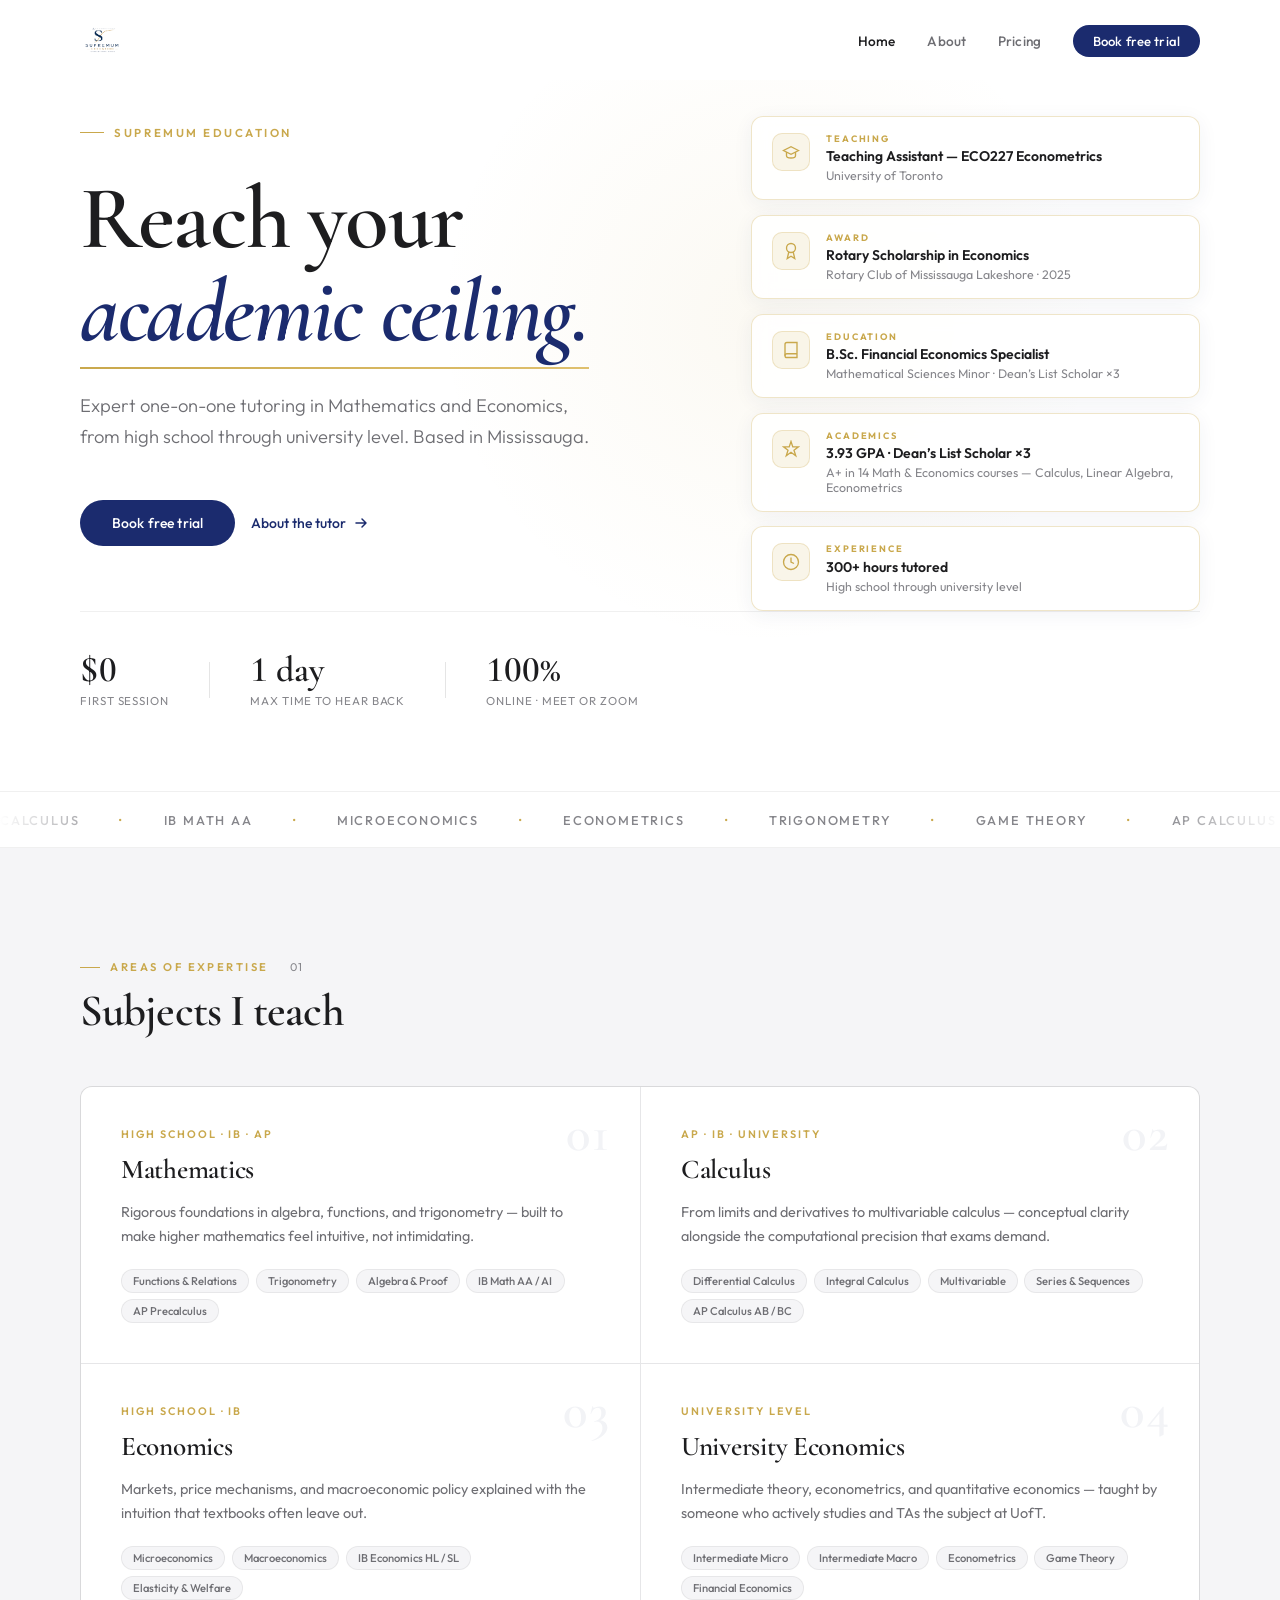
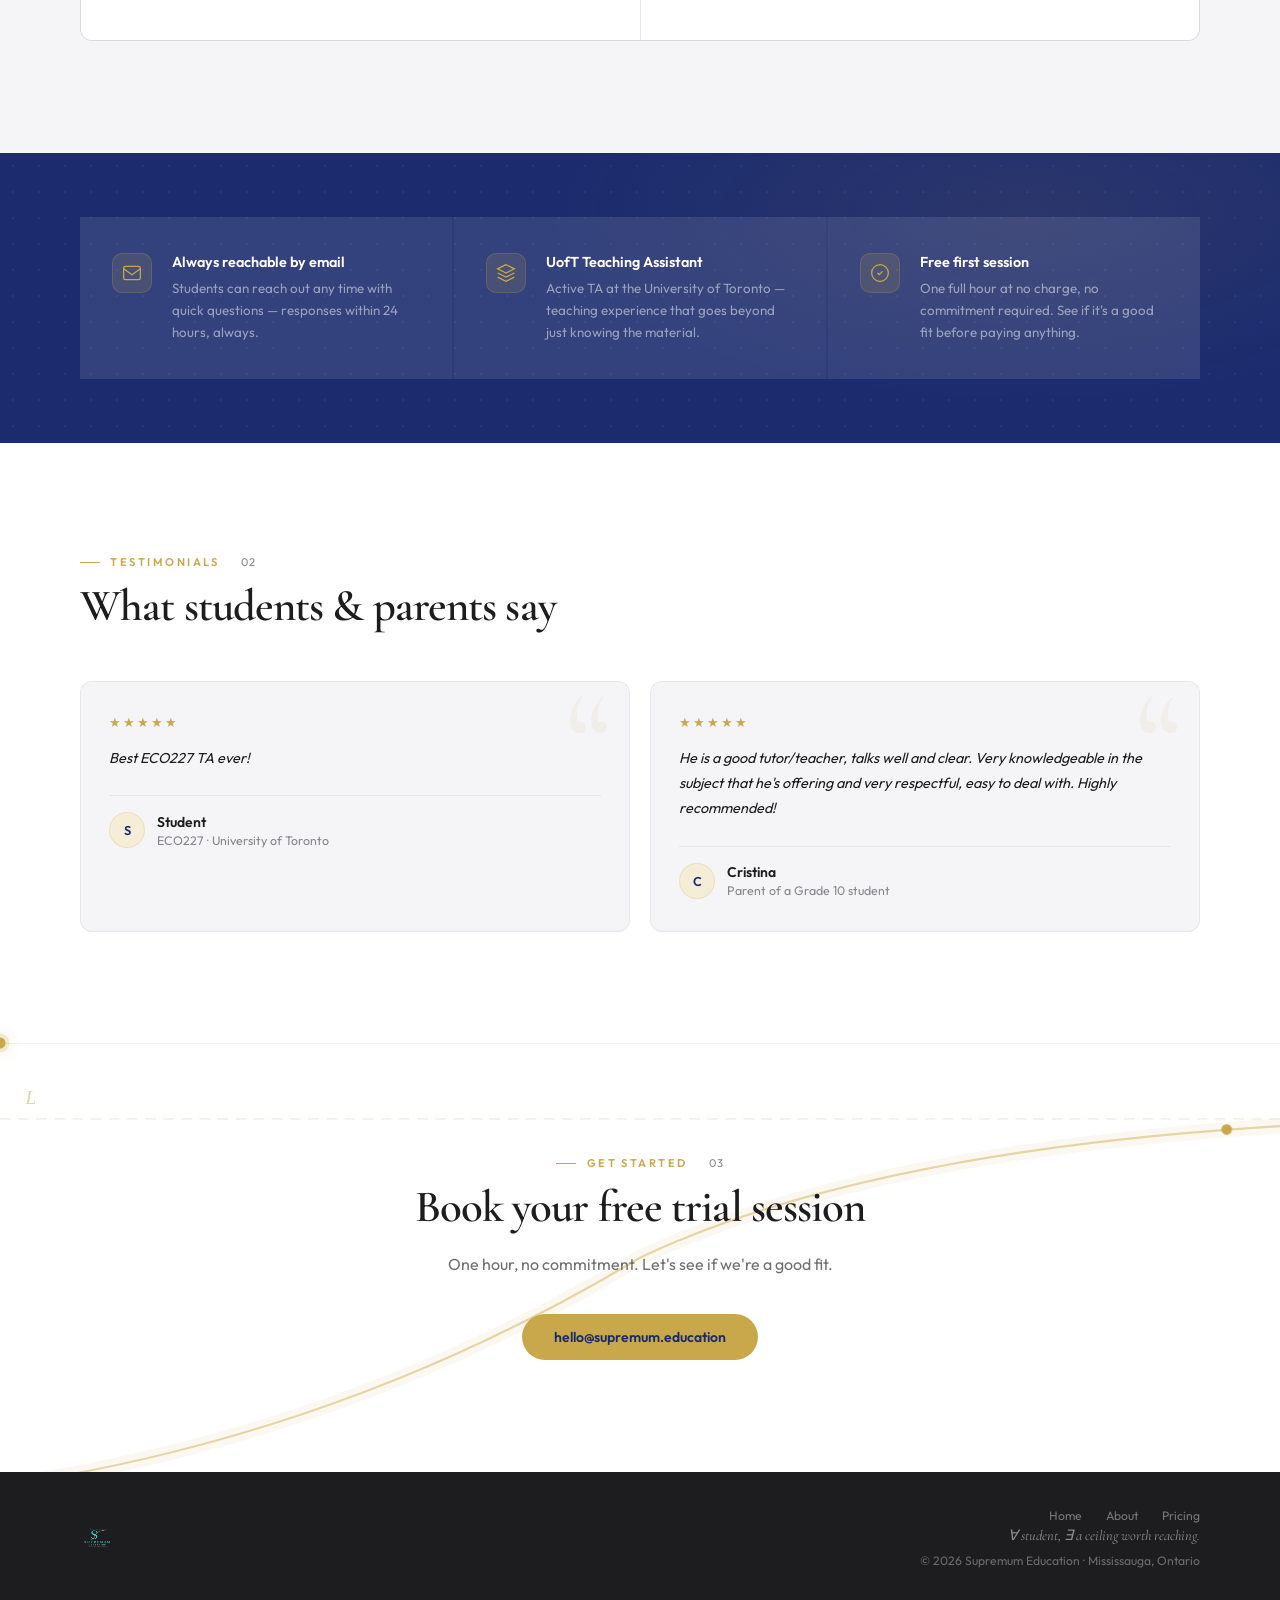
<file: index.html>
<!DOCTYPE html>
<html lang="en">
<head>
    <meta charset="UTF-8">
    <meta name="viewport" content="width=device-width, initial-scale=1.0">
    <title>Supremum Education | Tutoring & Academic Services</title>
    <meta name="description" content="Expert tutoring in Mathematics and Economics — high school through university. Based in Mississauga, Ontario.">
    <link rel="icon" type="image/png" href="logo.png">
    <link rel="preconnect" href="https://fonts.googleapis.com">
    <link rel="preconnect" href="https://fonts.gstatic.com" crossorigin>
    <link href="https://fonts.googleapis.com/css2?family=Cormorant+Garamond:ital,wght@0,300;0,400;0,500;0,600;0,700;1,400;1,500&family=Outfit:wght@300;400;500;600&display=swap" rel="stylesheet">
    <!-- Open Graph / social share -->
    <meta property="og:type" content="website">
    <meta property="og:title" content="Supremum Education | Math & Economics Tutoring">
    <meta property="og:description" content="Expert online tutoring in Mathematics and Economics, high school through university. UofT Teaching Assistant, 3.92 GPA. Free first session.">
    <meta property="og:url" content="https://supremum.education/">
    <meta property="og:image" content="https://supremum.education/og-image.png">
    <meta property="og:site_name" content="Supremum Education">
    <meta name="twitter:card" content="summary_large_image">
    <meta name="twitter:title" content="Supremum Education | Math & Economics Tutoring">
    <meta name="twitter:description" content="Expert online tutoring in Mathematics and Economics, high school through university. UofT Teaching Assistant, 3.92 GPA. Free first session.">
    <meta name="twitter:image" content="https://supremum.education/og-image.png">
    <link rel="canonical" href="https://supremum.education/">
    <link rel="stylesheet" href="style.css">
    <style>
    /* ── Critical feature styles (inlined to avoid stale-CSS issues) ── */

    /* Self-drawing curve */
    .supremum-path {
        stroke-dasharray: 1400;
        stroke-dashoffset: 1400;
        animation: drawCurve 4.5s cubic-bezier(0.22,0.8,0.3,1) 0.6s forwards;
    }
    @keyframes drawCurve { to { stroke-dashoffset: 0; } }

    .ceiling-line { opacity: 0; animation: fadeCeiling 0.8s ease 4.4s forwards; }
    @keyframes fadeCeiling { to { opacity: 1; } }

    .curve-dot { animation: dotPulse 2.2s ease-in-out 5.8s infinite; }
    @keyframes dotPulse {
        0%, 100% { r: 5; opacity: 1; }
        50%      { r: 8; opacity: 0.7; }
    }

    .curve-marker { opacity: 0; }
    .curve-marker.m1 { animation: markerPop 0.5s ease 2.6s forwards; }
    .curve-marker.m2 { animation: markerPop 0.5s ease 4.6s forwards; }
    @keyframes markerPop { to { opacity: 1; } }

    /* Annotation cards */
    .hero-annotation {
        position: absolute;
        background: rgba(255,255,255,0.92);
        backdrop-filter: blur(8px);
        -webkit-backdrop-filter: blur(8px);
        border: 1px solid rgba(201,168,76,0.35);
        border-radius: 10px;
        padding: 0.65rem 0.95rem;
        box-shadow: 0 4px 24px rgba(27,43,110,0.08), 0 0 0 4px rgba(201,168,76,0.06);
        z-index: 3; opacity: 0; pointer-events: none;
    }
    .anno-1 { right: 36%; top: 44%;
        animation: annoIn 0.7s cubic-bezier(0.16,1,0.3,1) 2.8s forwards,
                   annoFloat 5s ease-in-out 3.6s infinite; }
    .anno-2 { right: 6%; top: 21%;
        animation: annoIn 0.7s cubic-bezier(0.16,1,0.3,1) 4.9s forwards,
                   annoFloat 5s ease-in-out 5.7s infinite reverse; }
    .anno-label { font-size: 0.6rem; font-weight: 700; letter-spacing: 0.18em;
        color: #C9A84C; margin-bottom: 0.15rem; }
    .anno-text  { font-size: 0.8rem; font-weight: 600; color: #1D1D1F; white-space: nowrap; }
    @keyframes annoIn {
        from { opacity: 0; transform: translateY(12px) scale(0.95); }
        to   { opacity: 1; transform: translateY(0) scale(1); }
    }
    @keyframes annoFloat {
        0%, 100% { transform: translateY(0); }
        50%      { transform: translateY(-6px); }
    }

    /* Subject ticker */
    .ticker-strip {
        background: #FFFFFF;
        border-bottom: 1px solid rgba(0,0,0,0.06);
        overflow: hidden; padding: 1.1rem 0; position: relative;
    }
    .ticker-strip::before, .ticker-strip::after {
        content: ''; position: absolute; top: 0; bottom: 0; width: 120px;
        z-index: 2; pointer-events: none;
    }
    .ticker-strip::before { left: 0;  background: linear-gradient(90deg, #FFFFFF, transparent); }
    .ticker-strip::after  { right: 0; background: linear-gradient(-90deg, #FFFFFF, transparent); }
    .ticker-track {
        display: flex; align-items: center; gap: 2.5rem;
        width: max-content; flex-wrap: nowrap; white-space: nowrap;
        animation: tickerScroll 30s linear infinite;
    }
    .ticker-track span {
        font-size: 0.8rem; font-weight: 500;
        letter-spacing: 0.14em; text-transform: uppercase;
        color: #86868B; white-space: nowrap;
    }
    .ticker-track .tick-dot { color: #C9A84C; font-size: 1rem; }
    .ticker-strip:hover .ticker-track { animation-play-state: paused; }
    @keyframes tickerScroll { from { transform: translateX(0); } to { transform: translateX(-50%); } }

    @media (max-width: 960px) {
        .hero-annotation { display: none; }
        .ticker-strip { padding: 0.85rem 0; }
        .ticker-track span { font-size: 0.7rem; }
    }
    @media (prefers-reduced-motion: reduce) {
        .supremum-path { animation: none; stroke-dashoffset: 0; }
        .ceiling-line, .curve-marker, .hero-annotation { animation: none; opacity: 1; }
        .curve-dot, .ticker-track { animation: none; }
    }

    /* Hero grid + credentials panel */
    .hero-grid { display: grid; grid-template-columns: 1.15fr 0.85fr; gap: 4rem; align-items: center; }
    .hero-creds { display: flex; flex-direction: column; gap: 0.9rem; }
    .cred-card {
        display: flex; align-items: flex-start; gap: 1rem;
        background: rgba(255,255,255,0.85);
        backdrop-filter: blur(10px); -webkit-backdrop-filter: blur(10px);
        border: 1px solid rgba(201,168,76,0.3);
        border-radius: 12px; padding: 1rem 1.25rem;
        box-shadow: 0 4px 20px rgba(27,43,110,0.06);
        opacity: 0; transform: translateX(24px);
        transition: box-shadow 0.3s ease, border-color 0.3s ease;
    }
    .cred-card:hover { box-shadow: 0 8px 32px rgba(201,168,76,0.15); border-color: rgba(201,168,76,0.55); }
    .cc1 { animation: ccIn 0.7s cubic-bezier(0.16,1,0.3,1) 0.9s forwards; }
    .cc2 { animation: ccIn 0.7s cubic-bezier(0.16,1,0.3,1) 1.1s forwards; }
    .cc3 { animation: ccIn 0.7s cubic-bezier(0.16,1,0.3,1) 1.3s forwards; }
    .cc35 { animation: ccIn 0.7s cubic-bezier(0.16,1,0.3,1) 1.5s forwards; }
    .cc4 { animation: ccIn 0.7s cubic-bezier(0.16,1,0.3,1) 1.7s forwards; }
    @keyframes ccIn { to { opacity: 1; transform: translateX(0); } }
    .cc-badge {
        width: 38px; height: 38px; border-radius: 10px; flex-shrink: 0;
        background: rgba(201,168,76,0.12); border: 1px solid rgba(201,168,76,0.25);
        display: flex; align-items: center; justify-content: center; color: #C9A84C;
    }
    .cc-label { font-size: 0.58rem; font-weight: 700; letter-spacing: 0.2em; color: #C9A84C; margin-bottom: 0.2rem; }
    .cc-title { font-size: 0.875rem; font-weight: 600; color: #1D1D1F; line-height: 1.35; }
    .cc-sub   { font-size: 0.775rem; color: #86868B; margin-top: 0.15rem; }
    @media (max-width: 960px) {
        .hero-grid { grid-template-columns: 1fr; gap: 2rem; }
        .hero-creds { gap: 0.6rem; }
        .cred-card {
            transform: translateY(16px);
            padding: 0.8rem 1rem; gap: 0.8rem;
            border-radius: 10px;
        }
        .cc-badge { width: 32px; height: 32px; border-radius: 8px; }
        .cc-badge svg { width: 15px; height: 15px; }
        .cc-label { font-size: 0.54rem; }
        .cc-title { font-size: 0.8rem; line-height: 1.3; }
        .cc-sub   { font-size: 0.7rem; }
    }
    @media (prefers-reduced-motion: reduce) {
        .cred-card { animation: none !important; opacity: 1; transform: none; }
    }
    </style>
    <script type="application/ld+json">
    {
      "@context": "https://schema.org",
      "@type": "EducationalOrganization",
      "name": "Supremum Education",
      "description": "Online tutoring in Mathematics and Economics, high school through university level.",
      "url": "https://supremum.education/",
      "image": "https://supremum.education/og-image.png",
      "areaServed": ["Mississauga", "Toronto", "Vancouver", "Canada"],
      "founder": { "@type": "Person", "name": "William Hsu", "jobTitle": "Teaching Assistant, University of Toronto" },
      "knowsAbout": ["Calculus", "Economics", "Econometrics", "IB Mathematics", "AP Calculus", "Linear Algebra"],
      "email": "hello@supremum.education"
    }
    </script>
</head>
<body>
<a href="#home" class="skip-link">Skip to content</a>

<div id="scroll-progress"></div>

<nav id="navbar">
    <div class="nav-logo">
        <a href="/"><img src="logo.png" alt="Supremum Education"></a>
    </div>
    <ul class="nav-links">
        <li><a href="/" class="active">Home</a></li>
        <li><a href="/about/">About</a></li>
        <li><a href="/pricing/">Pricing</a></li>
        <li><a href="#contact" class="nav-cta">Book free trial</a></li>
    </ul>
    <button class="hamburger" id="hamburger" aria-label="Toggle menu" aria-expanded="false">
        <span></span><span></span><span></span>
    </button>
</nav>

<!-- HERO -->
<section id="home">

    <div class="hero-content">
      <div class="hero-grid">
        <div class="hero-left">
        <div class="eyebrow">Supremum Education</div>
        <h1 class="hero-h1">
            Reach your<br><em>academic ceiling.</em>
        </h1>
        <p class="hero-sub">
            Expert one-on-one tutoring in Mathematics and Economics, from high school through university level. Based in Mississauga.
        </p>
        <div class="hero-actions">
            <a href="#contact" class="btn-primary">Book free trial</a>
            <a href="/about/" class="btn-text">
                About the tutor
                <svg width="16" height="16" viewBox="0 0 16 16" fill="none"><path d="M3 8h10M9 4l4 4-4 4" stroke="currentColor" stroke-width="1.5" stroke-linecap="round" stroke-linejoin="round"/></svg>
            </a>
        </div>
        </div><!-- /hero-left -->

        <!-- CREDENTIALS PANEL — the selling point -->
        <div class="hero-creds">
            <div class="cred-card cc1">
                <div class="cc-badge">
                    <svg width="18" height="18" viewBox="0 0 24 24" fill="none" stroke="currentColor" stroke-width="1.8"><path d="M22 10L12 5 2 10l10 5 10-5z"/><path d="M6 12v5c0 1.5 2.7 3 6 3s6-1.5 6-3v-5"/></svg>
                </div>
                <div>
                    <div class="cc-label">TEACHING</div>
                    <div class="cc-title">Teaching Assistant — ECO227 Econometrics</div>
                    <div class="cc-sub">University of Toronto</div>
                </div>
            </div>
            <div class="cred-card cc2">
                <div class="cc-badge">
                    <svg width="18" height="18" viewBox="0 0 24 24" fill="none" stroke="currentColor" stroke-width="1.8"><circle cx="12" cy="8" r="6"/><path d="M9 13.5L7 22l5-3 5 3-2-8.5"/></svg>
                </div>
                <div>
                    <div class="cc-label">AWARD</div>
                    <div class="cc-title">Rotary Scholarship in Economics</div>
                    <div class="cc-sub">Rotary Club of Mississauga Lakeshore · 2025</div>
                </div>
            </div>
            <div class="cred-card cc3">
                <div class="cc-badge">
                    <svg width="18" height="18" viewBox="0 0 24 24" fill="none" stroke="currentColor" stroke-width="1.8"><path d="M4 19.5A2.5 2.5 0 016.5 17H20"/><path d="M6.5 2H20v20H6.5A2.5 2.5 0 014 19.5v-15A2.5 2.5 0 016.5 2z"/></svg>
                </div>
                <div>
                    <div class="cc-label">EDUCATION</div>
                    <div class="cc-title">B.Sc. Financial Economics Specialist</div>
                    <div class="cc-sub">Mathematical Sciences Minor · Dean’s List Scholar ×3</div>
                </div>
            </div>
            <div class="cred-card cc35">
                <div class="cc-badge">
                    <svg width="18" height="18" viewBox="0 0 24 24" fill="none" stroke="currentColor" stroke-width="1.8"><path d="M12 2l2.4 7.2H22l-6 4.5 2.3 7.3-6.3-4.6-6.3 4.6L8 13.7l-6-4.5h7.6z"/></svg>
                </div>
                <div>
                    <div class="cc-label">ACADEMICS</div>
                    <div class="cc-title">3.93 GPA · Dean’s List Scholar ×3</div>
                    <div class="cc-sub">A+ in 14 Math &amp; Economics courses — Calculus, Linear Algebra, Econometrics</div>
                </div>
            </div>
            <div class="cred-card cc4">
                <div class="cc-badge">
                    <svg width="18" height="18" viewBox="0 0 24 24" fill="none" stroke="currentColor" stroke-width="1.8"><circle cx="12" cy="12" r="10"/><path d="M12 6v6l4 2"/></svg>
                </div>
                <div>
                    <div class="cc-label">EXPERIENCE</div>
                    <div class="cc-title">300+ hours tutored</div>
                    <div class="cc-sub">High school through university level</div>
                </div>
            </div>
        </div>
      </div><!-- /hero-grid -->

        <div class="hero-stats">
            <div>
                <div class="stat-num">$0</div>
                <div class="stat-label">First session</div>
            </div>
            <div class="stat-divider"></div>
            <div>
                <div class="stat-num">1 day</div>
                <div class="stat-label">Max time to hear back</div>
            </div>
            <div class="stat-divider"></div>
            <div>
                <div class="stat-num">100%</div>
                <div class="stat-label">Online · Meet or Zoom</div>
            </div>
        </div>
    </div>
</section>

<!-- SUBJECT TICKER -->
<div class="ticker-strip" aria-hidden="true">
    <div class="ticker-track">
        <span>Calculus</span><span class="tick-dot">·</span>
        <span>IB Math AA</span><span class="tick-dot">·</span>
        <span>Microeconomics</span><span class="tick-dot">·</span>
        <span>Econometrics</span><span class="tick-dot">·</span>
        <span>Trigonometry</span><span class="tick-dot">·</span>
        <span>Game Theory</span><span class="tick-dot">·</span>
        <span>AP Calculus BC</span><span class="tick-dot">·</span>
        <span>Macroeconomics</span><span class="tick-dot">·</span>
        <span>Functions</span><span class="tick-dot">·</span>
        <span>IB Economics HL</span><span class="tick-dot">·</span>
        <!-- duplicate for seamless loop -->
        <span>Calculus</span><span class="tick-dot">·</span>
        <span>IB Math AA</span><span class="tick-dot">·</span>
        <span>Microeconomics</span><span class="tick-dot">·</span>
        <span>Econometrics</span><span class="tick-dot">·</span>
        <span>Trigonometry</span><span class="tick-dot">·</span>
        <span>Game Theory</span><span class="tick-dot">·</span>
        <span>AP Calculus BC</span><span class="tick-dot">·</span>
        <span>Macroeconomics</span><span class="tick-dot">·</span>
        <span>Functions</span><span class="tick-dot">·</span>
        <span>IB Economics HL</span><span class="tick-dot">·</span>
    </div>
</div>

<!-- SERVICES -->
<section id="services">
    <div class="section-inner">
        <div class="section-tag reveal">Areas of expertise</div>
        <h2 class="section-h2 reveal d1">Subjects I teach</h2>
        <div class="services-grid">
            <div class="service-card reveal">
                <div class="service-level">High School · IB · AP</div>
                <div class="service-name">Mathematics</div>
                <p class="service-desc">Rigorous foundations in algebra, functions, and trigonometry — built to make higher mathematics feel intuitive, not intimidating.</p>
                <div class="service-topics">
                    <span class="topic-tag">Functions & Relations</span>
                    <span class="topic-tag">Trigonometry</span>
                    <span class="topic-tag">Algebra & Proof</span>
                    <span class="topic-tag">IB Math AA / AI</span>
                    <span class="topic-tag">AP Precalculus</span>
                </div>
            </div>
            <div class="service-card reveal d1">
                <div class="service-level">AP · IB · University</div>
                <div class="service-name">Calculus</div>
                <p class="service-desc">From limits and derivatives to multivariable calculus — conceptual clarity alongside the computational precision that exams demand.</p>
                <div class="service-topics">
                    <span class="topic-tag">Differential Calculus</span>
                    <span class="topic-tag">Integral Calculus</span>
                    <span class="topic-tag">Multivariable</span>
                    <span class="topic-tag">Series & Sequences</span>
                    <span class="topic-tag">AP Calculus AB / BC</span>
                </div>
            </div>
            <div class="service-card reveal d2">
                <div class="service-level">High School · IB</div>
                <div class="service-name">Economics</div>
                <p class="service-desc">Markets, price mechanisms, and macroeconomic policy explained with the intuition that textbooks often leave out.</p>
                <div class="service-topics">
                    <span class="topic-tag">Microeconomics</span>
                    <span class="topic-tag">Macroeconomics</span>
                    <span class="topic-tag">IB Economics HL / SL</span>
                    <span class="topic-tag">Elasticity & Welfare</span>
                </div>
            </div>
            <div class="service-card reveal d3">
                <div class="service-level">University level</div>
                <div class="service-name">University Economics</div>
                <p class="service-desc">Intermediate theory, econometrics, and quantitative economics — taught by someone who actively studies and TAs the subject at UofT.</p>
                <div class="service-topics">
                    <span class="topic-tag">Intermediate Micro</span>
                    <span class="topic-tag">Intermediate Macro</span>
                    <span class="topic-tag">Econometrics</span>
                    <span class="topic-tag">Game Theory</span>
                    <span class="topic-tag">Financial Economics</span>
                </div>
            </div>
        </div>
    </div>
</section>

<!-- VALUE PROPS -->
<section id="value-props">
    <div class="section-inner">
        <div class="vp-grid">
            <div class="vp-item reveal">
                <div class="vp-icon">
                    <svg width="20" height="20" viewBox="0 0 24 24" fill="none" stroke="currentColor" stroke-width="1.5"><rect x="2" y="4" width="20" height="16" rx="2"/><path d="M2 7l10 7 10-7"/></svg>
                </div>
                <div class="vp-text">
                    <div class="vp-title">Always reachable by email</div>
                    <div class="vp-desc">Students can reach out any time with quick questions — responses within 24 hours, always.</div>
                </div>
            </div>
            <div class="vp-item reveal d1">
                <div class="vp-icon">
                    <svg width="20" height="20" viewBox="0 0 24 24" fill="none" stroke="currentColor" stroke-width="1.5"><path d="M12 2L2 7l10 5 10-5-10-5z"/><path d="M2 17l10 5 10-5"/><path d="M2 12l10 5 10-5"/></svg>
                </div>
                <div class="vp-text">
                    <div class="vp-title">UofT Teaching Assistant</div>
                    <div class="vp-desc">Active TA at the University of Toronto — teaching experience that goes beyond just knowing the material.</div>
                </div>
            </div>
            <div class="vp-item reveal d2">
                <div class="vp-icon">
                    <svg width="20" height="20" viewBox="0 0 24 24" fill="none" stroke="currentColor" stroke-width="1.5"><path d="M9 12l2 2 4-4"/><circle cx="12" cy="12" r="10"/></svg>
                </div>
                <div class="vp-text">
                    <div class="vp-title">Free first session</div>
                    <div class="vp-desc">One full hour at no charge, no commitment required. See if it's a good fit before paying anything.</div>
                </div>
            </div>
        </div>
    </div>
</section>

<!-- TESTIMONIALS -->
<section id="testimonials">
    <div class="section-inner">
        <div class="section-tag reveal">Testimonials</div>
        <h2 class="section-h2 reveal d1">What students & parents say</h2>
        <div class="testimonials-grid" style="grid-template-columns: repeat(2, 1fr);">
            <div class="testi-card reveal">
                <div class="testi-stars">★★★★★</div>
                <p class="testi-text">Best ECO227 TA ever!</p>
                <div class="testi-author">
                    <div class="testi-avatar">S</div>
                    <div>
                        <div class="testi-name">Student</div>
                        <div class="testi-role">ECO227 · University of Toronto</div>
                    </div>
                </div>
            </div>
            <div class="testi-card reveal d1">
                <div class="testi-stars">★★★★★</div>
                <p class="testi-text">He is a good tutor/teacher, talks well and clear. Very knowledgeable in the subject that he's offering and very respectful, easy to deal with. Highly recommended!</p>
                <div class="testi-author">
                    <div class="testi-avatar">C</div>
                    <div>
                        <div class="testi-name">Cristina</div>
                        <div class="testi-role">Parent of a Grade 10 student</div>
                    </div>
                </div>
            </div>
        </div>
    </div>
</section>

<!-- CTA -->
<section class="cta-section" id="contact">
    <!-- Curve finale — echoes the hero, drawn on scroll -->
    <svg class="cta-visual reveal" viewBox="0 0 1200 400" fill="none"
         xmlns="http://www.w3.org/2000/svg" preserveAspectRatio="none" aria-hidden="true">
        <line class="cta-ceiling" x1="0" y1="70" x2="1200" y2="70"
              stroke="rgba(201,168,76,0.35)" stroke-width="1" stroke-dasharray="10 7"/>
        <text x="24" y="56" fill="rgba(201,168,76,0.5)" font-family="Georgia,serif"
              font-size="18" font-style="italic">L</text>
        <path class="cta-path cta-glow-wide"
              d="M-50 420 Q300 380 600 200 Q820 95 1250 74"
              stroke="rgba(201,168,76,0.08)" stroke-width="14" fill="none" stroke-linecap="round"/>
        <path class="cta-path"
              d="M-50 420 Q300 380 600 200 Q820 95 1250 74"
              stroke="rgba(201,168,76,0.45)" stroke-width="2" fill="none" stroke-linecap="round"/>
        <circle class="cta-end-dot" cx="1150" cy="80" r="5" fill="#C9A84C"/>
    </svg>

    <div class="cta-inner">
        <div class="section-tag reveal" style="justify-content:center;">Get started</div>
        <h2 class="section-h2 reveal d1" style="text-align:center;">Book your free trial session</h2>
        <p class="reveal d2">One hour, no commitment. Let's see if we're a good fit.</p>
        <div class="reveal d3">
            <a href="mailto:hello@supremum.education?subject=Free%20Trial%20Session%20%E2%80%94%20Supremum%20Education&body=Hi%20William%2C%0A%0AI%27d%20like%20to%20book%20a%20free%20trial%20session.%0A%0AStudent%20name%3A%20%0ASubject%2Fcourse%3A%20%0AGrade%20or%20year%3A%20%0AA%20few%20times%20that%20work%3A%20%0A%0AThanks%21" class="btn-gold">hello@supremum.education</a>
        </div>
    </div>
</section>

<footer>
    <img src="logo.png" alt="Supremum Education">
    <div class="footer-right">
        <div class="footer-links">
            <a href="/">Home</a>
            <a href="/about/">About</a>
            <a href="/pricing/">Pricing</a>
        </div>
        <div class="footer-math">∀ student, ∃ a ceiling worth reaching.</div>
        <div class="footer-copy">© 2026 Supremum Education · Mississauga, Ontario</div>
    </div>
</footer>





<!-- Curve spine — route-aware line, path computed from real layout -->
<div id="curve-spine" aria-hidden="true">
    <svg id="spineSvg" width="100%" height="100%" fill="none" xmlns="http://www.w3.org/2000/svg">
        <path class="spine-glow" d=""
              stroke="rgba(201,168,76,0.08)" stroke-width="9" fill="none" stroke-linecap="round"/>
        <path id="spinePath" d=""
              stroke="rgba(201,168,76,0.4)" stroke-width="2" fill="none" stroke-linecap="round"/>
    </svg>
    <div id="spineDotEl"></div>
</div>
</div>

<script src="main.js"></script>
</body>
</html>
</file>
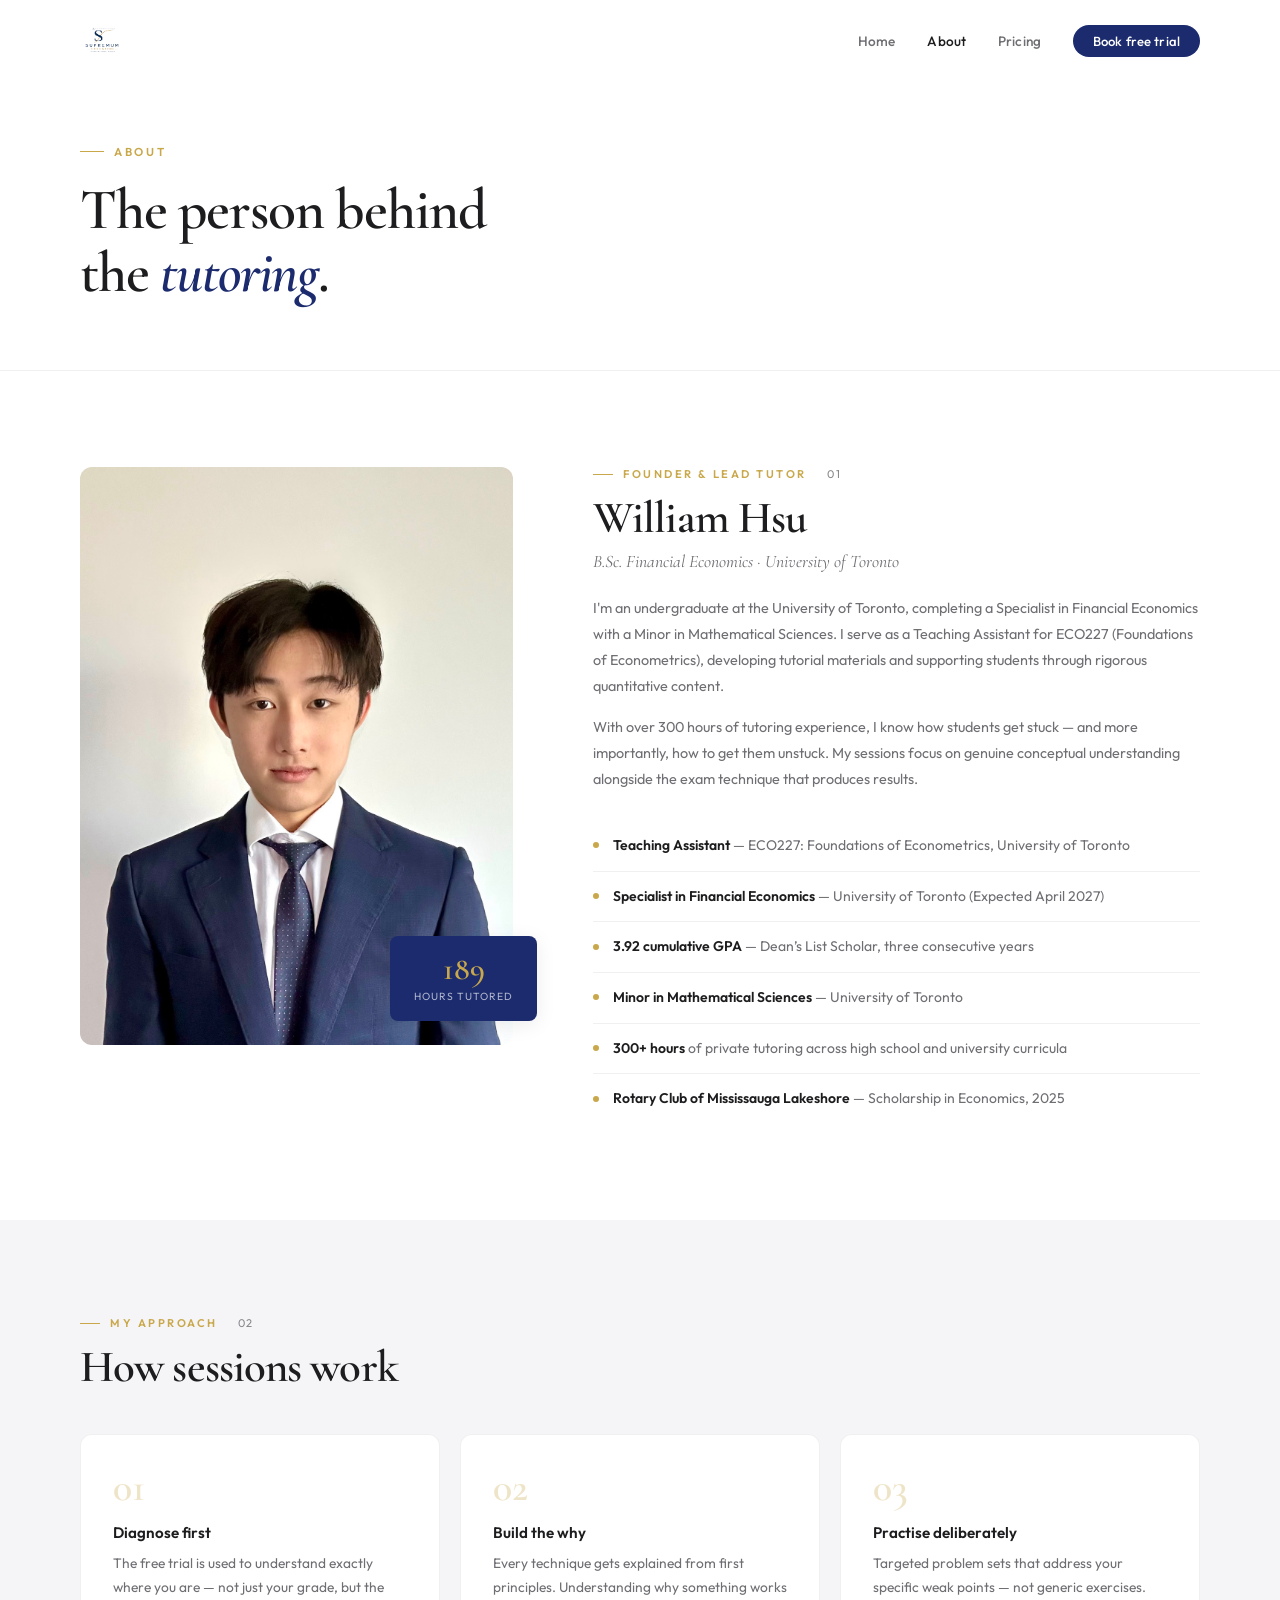
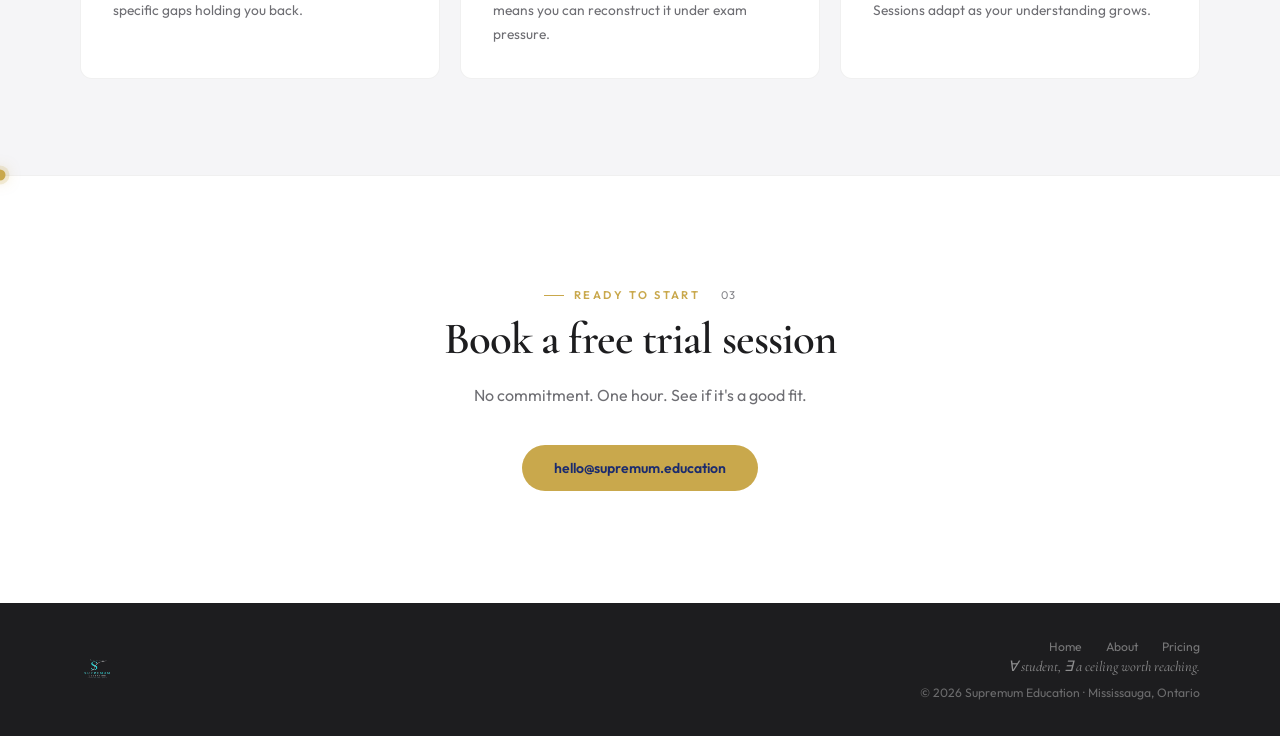
<file: about/index.html>
<!DOCTYPE html>
<html lang="en">
<head>
    <meta charset="UTF-8">
    <meta name="viewport" content="width=device-width, initial-scale=1.0">
    <title>About | Supremum Education</title>
    <meta name="description" content="Meet William Hsu — Teaching Assistant at the University of Toronto and founder of Supremum Education.">
    <link rel="icon" type="image/png" href="../logo.png">
    <link rel="preconnect" href="https://fonts.googleapis.com">
    <link rel="preconnect" href="https://fonts.gstatic.com" crossorigin>
    <link href="https://fonts.googleapis.com/css2?family=Cormorant+Garamond:ital,wght@0,300;0,400;0,500;0,600;0,700;1,400;1,500&family=Outfit:wght@300;400;500;600&display=swap" rel="stylesheet">
    <!-- Open Graph / social share -->
    <meta property="og:type" content="website">
    <meta property="og:title" content="About | Supremum Education">
    <meta property="og:description" content="Meet William Hsu — University of Toronto Teaching Assistant, 3.92 GPA, Dean's List Scholar, and founder of Supremum Education.">
    <meta property="og:url" content="https://supremum.education/about/">
    <meta property="og:image" content="https://supremum.education/og-image.png">
    <meta property="og:site_name" content="Supremum Education">
    <meta name="twitter:card" content="summary_large_image">
    <meta name="twitter:title" content="About | Supremum Education">
    <meta name="twitter:description" content="Meet William Hsu — University of Toronto Teaching Assistant, 3.92 GPA, Dean's List Scholar, and founder of Supremum Education.">
    <meta name="twitter:image" content="https://supremum.education/og-image.png">
    <link rel="canonical" href="https://supremum.education/about/">
    <link rel="stylesheet" href="../style.css">
</head>
<body>
<a href="#home" class="skip-link">Skip to content</a>

<div id="scroll-progress"></div>

<nav id="navbar" class="scrolled">
    <div class="nav-logo">
        <a href="/"><img src="../logo.png" alt="Supremum Education"></a>
    </div>
    <ul class="nav-links">
        <li><a href="/">Home</a></li>
        <li><a href="/about/" class="active">About</a></li>
        <li><a href="/pricing/">Pricing</a></li>
        <li><a href="/#contact" class="nav-cta">Book free trial</a></li>
    </ul>
    <button class="hamburger" id="hamburger" aria-label="Toggle menu" aria-expanded="false">
        <span></span><span></span><span></span>
    </button>
</nav>

<div class="page-hero">
    <div class="page-hero-content">
        <div class="page-eyebrow">About</div>
        <h1>The person behind<br>the <em>tutoring</em>.</h1>
    </div>
</div>

<section id="about-content">
    <div class="about-grid">
        <div class="about-image-wrap reveal">
            <div class="about-frame">
                <img src="../headshot.jpg" alt="William Hsu"
                     onerror="this.src='../headshot.jpeg'; this.onerror=function(){ this.style.display='none'; document.getElementById('headshot-placeholder').style.display='flex'; }">
                <div id="headshot-placeholder" class="about-placeholder" style="display:none;">
                    <svg width="48" height="48" viewBox="0 0 24 24" fill="none" stroke="currentColor" stroke-width="0.8" opacity="0.3"><path d="M20 21v-2a4 4 0 0 0-4-4H8a4 4 0 0 0-4 4v2"/><circle cx="12" cy="7" r="4"/></svg>
                    <span style="opacity:0.35;font-size:0.75rem;">Add headshot.jpg to repo root</span>
                </div>
            </div>
            <div class="about-badge">
                <div class="badge-num" data-count="300">300</div>
                <div class="badge-label">Hours tutored</div>
            </div>
        </div>
        <div>
            <div class="section-tag reveal">Founder & lead tutor</div>
            <h2 class="section-h2 reveal d1" style="margin-bottom:0.4rem;">William Hsu</h2>
            <div class="about-role reveal d1">B.Sc. Financial Economics · University of Toronto</div>
            <p class="about-bio reveal d2">I'm an undergraduate at the University of Toronto, completing a Specialist in Financial Economics with a Minor in Mathematical Sciences. I serve as a Teaching Assistant for ECO227 (Foundations of Econometrics), developing tutorial materials and supporting students through rigorous quantitative content.</p>
            <p class="about-bio reveal d2">With over 300 hours of tutoring experience, I know how students get stuck — and more importantly, how to get them unstuck. My sessions focus on genuine conceptual understanding alongside the exam technique that produces results.</p>
            <ul class="credentials reveal d3">
                <li class="cred"><div class="cred-dot"></div><div class="cred-text"><strong>Teaching Assistant</strong> — ECO227: Foundations of Econometrics, University of Toronto</div></li>
                <li class="cred"><div class="cred-dot"></div><div class="cred-text"><strong>Specialist in Financial Economics</strong> — University of Toronto (Expected April 2027)</div></li>
                <li class="cred"><div class="cred-dot"></div><div class="cred-text"><strong>3.92 cumulative GPA</strong> — Dean’s List Scholar, three consecutive years</div></li>
                <li class="cred"><div class="cred-dot"></div><div class="cred-text"><strong>Minor in Mathematical Sciences</strong> — University of Toronto</div></li>
                <li class="cred"><div class="cred-dot"></div><div class="cred-text"><strong>300+ hours</strong> of private tutoring across high school and university curricula</div></li>
                <li class="cred"><div class="cred-dot"></div><div class="cred-text"><strong>Rotary Club of Mississauga Lakeshore</strong> — Scholarship in Economics, 2025</div></li>
            </ul>
        </div>
    </div>
</section>

<div class="approach-strip">
    <div class="section-inner" style="margin-bottom:2.5rem;">
        <div class="section-tag reveal">My approach</div>
        <h2 class="section-h2 reveal d1" style="margin-bottom:0;">How sessions work</h2>
    </div>
    <div class="approach-grid">
        <div class="approach-card reveal">
            <div class="approach-num">01</div>
            <div class="approach-title">Diagnose first</div>
            <p class="approach-desc">The free trial is used to understand exactly where you are — not just your grade, but the specific gaps holding you back.</p>
        </div>
        <div class="approach-card reveal d1">
            <div class="approach-num">02</div>
            <div class="approach-title">Build the why</div>
            <p class="approach-desc">Every technique gets explained from first principles. Understanding why something works means you can reconstruct it under exam pressure.</p>
        </div>
        <div class="approach-card reveal d2">
            <div class="approach-num">03</div>
            <div class="approach-title">Practise deliberately</div>
            <p class="approach-desc">Targeted problem sets that address your specific weak points — not generic exercises. Sessions adapt as your understanding grows.</p>
        </div>
    </div>
</div>

<section class="cta-section">
    <div class="section-tag reveal" style="justify-content:center;">Ready to start</div>
    <h2 class="section-h2 reveal d1" style="text-align:center;">Book a free trial session</h2>
    <p class="reveal d2">No commitment. One hour. See if it's a good fit.</p>
    <div class="reveal d3">
        <a href="mailto:hello@supremum.education?subject=Free%20Trial%20Session%20%E2%80%94%20Supremum%20Education&body=Hi%20William%2C%0A%0AI%27d%20like%20to%20book%20a%20free%20trial%20session.%0A%0AStudent%20name%3A%20%0ASubject%2Fcourse%3A%20%0AGrade%20or%20year%3A%20%0AA%20few%20times%20that%20work%3A%20%0A%0AThanks%21" class="btn-gold">hello@supremum.education</a>
    </div>
</section>

<footer>
    <img src="../logo.png" alt="Supremum Education">
    <div class="footer-right">
        <div class="footer-links">
            <a href="/">Home</a>
            <a href="/about/">About</a>
            <a href="/pricing/">Pricing</a>
        </div>
        <div class="footer-math">∀ student, ∃ a ceiling worth reaching.</div>
        <div class="footer-copy">© 2026 Supremum Education · Mississauga, Ontario</div>
    </div>
</footer>





<!-- Curve spine — route-aware line, path computed from real layout -->
<div id="curve-spine" aria-hidden="true">
    <svg id="spineSvg" width="100%" height="100%" fill="none" xmlns="http://www.w3.org/2000/svg">
        <path class="spine-glow" d=""
              stroke="rgba(201,168,76,0.08)" stroke-width="9" fill="none" stroke-linecap="round"/>
        <path id="spinePath" d=""
              stroke="rgba(201,168,76,0.4)" stroke-width="2" fill="none" stroke-linecap="round"/>
    </svg>
    <div id="spineDotEl"></div>
</div>
</div>

<script src="../main.js"></script>
</body>
</html>
</file>
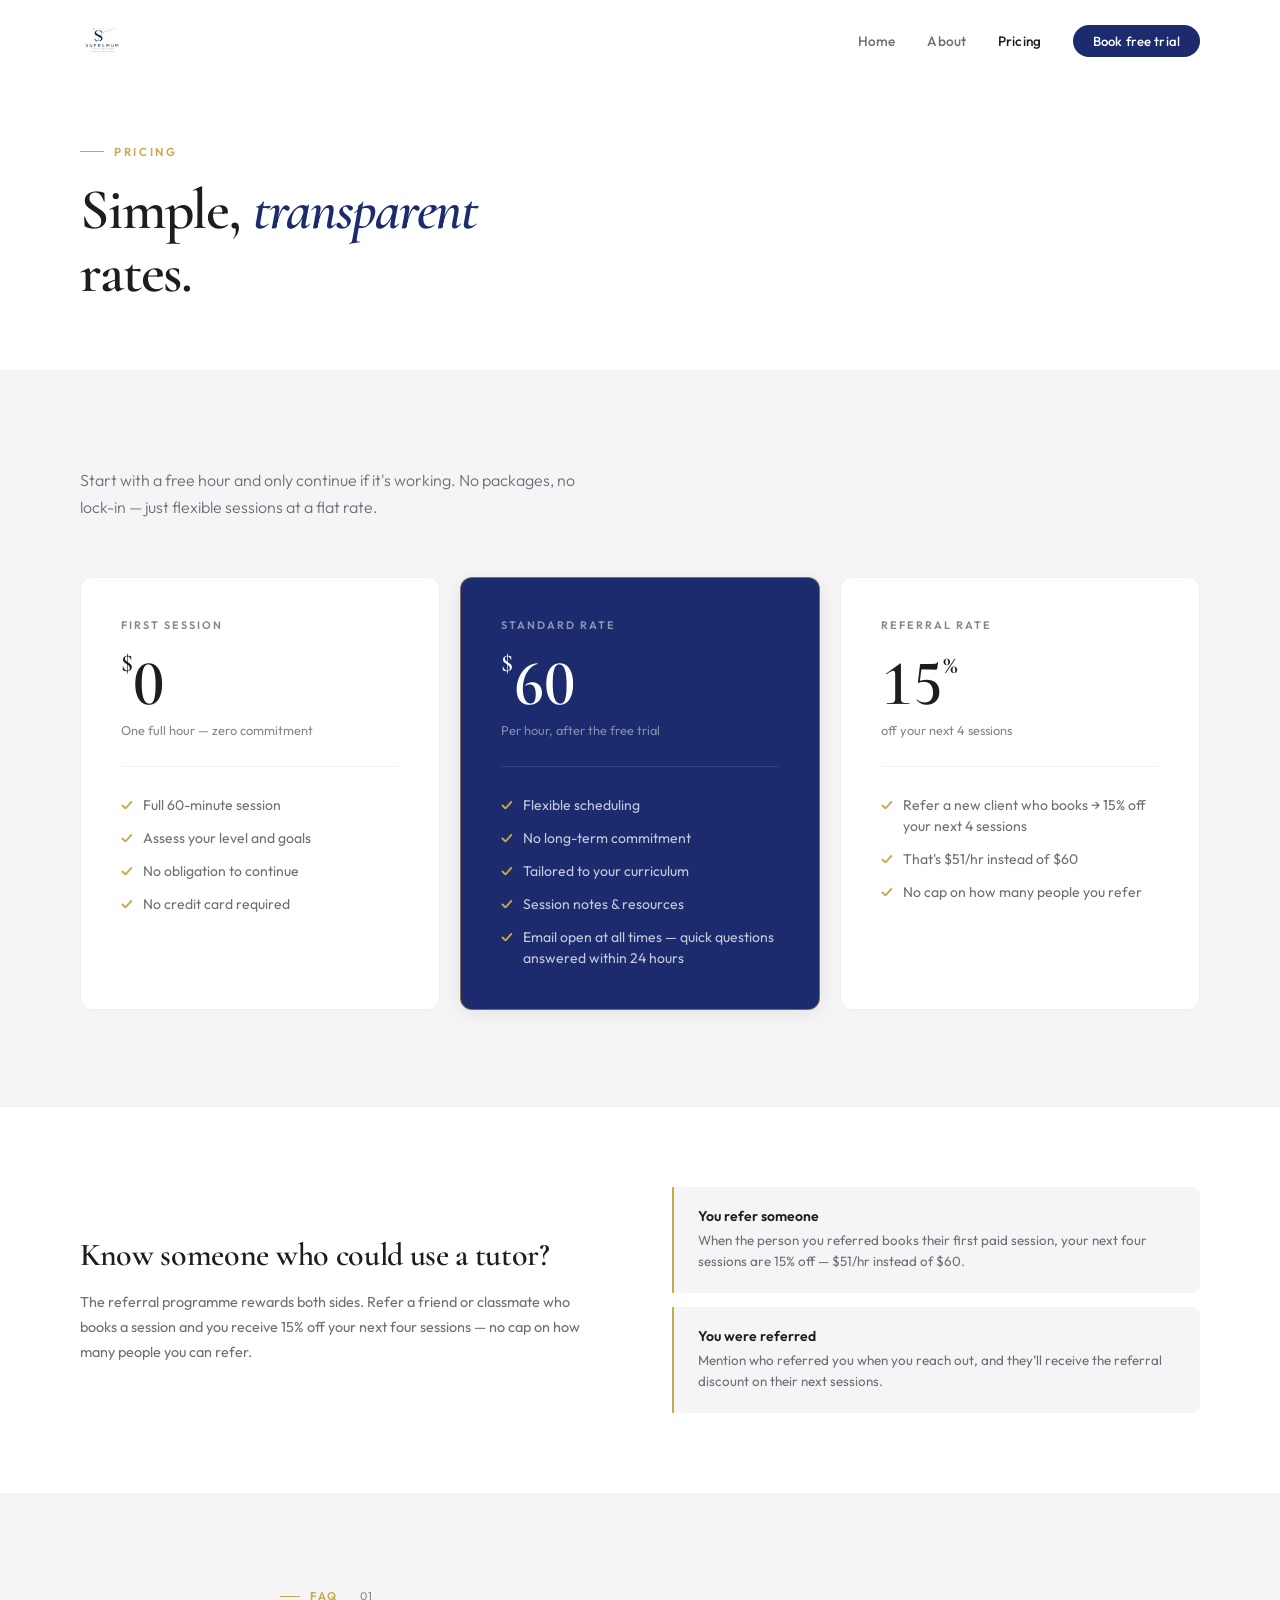
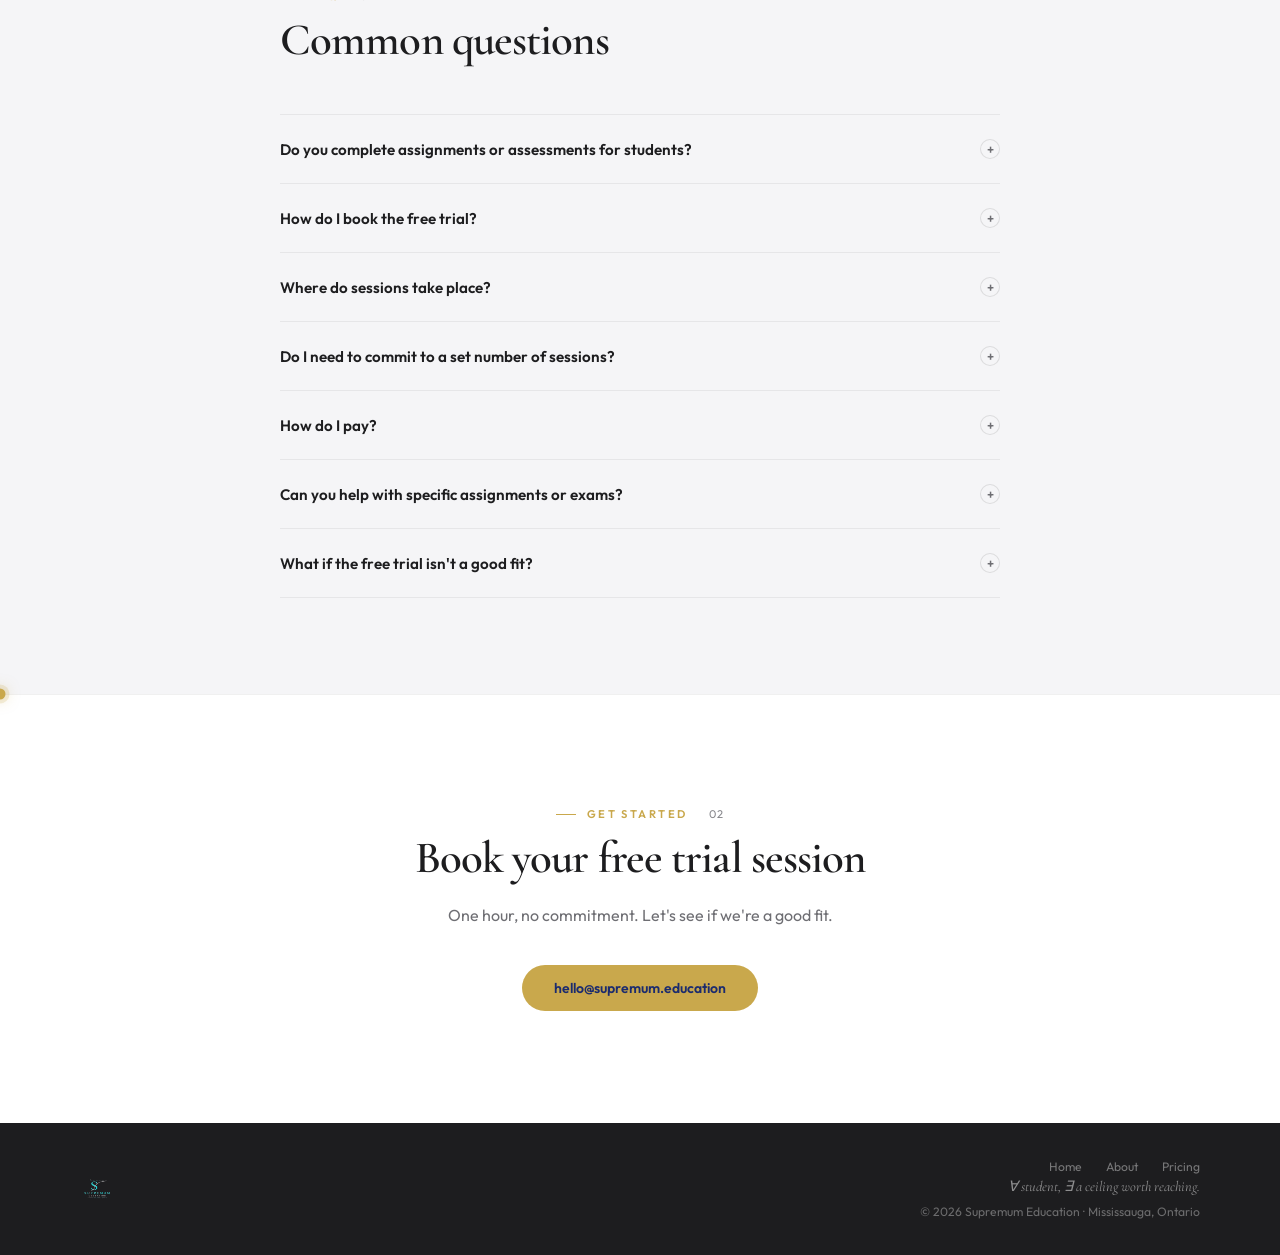
<file: pricing/index.html>
<!DOCTYPE html>
<html lang="en">
<head>
    <meta charset="UTF-8">
    <meta name="viewport" content="width=device-width, initial-scale=1.0">
    <title>Pricing | Supremum Education</title>
    <meta name="description" content="Transparent pricing — a free one-hour trial, $60/hr after, and a referral programme.">
    <link rel="icon" type="image/png" href="../logo.png">
    <link rel="preconnect" href="https://fonts.googleapis.com">
    <link rel="preconnect" href="https://fonts.gstatic.com" crossorigin>
    <link href="https://fonts.googleapis.com/css2?family=Cormorant+Garamond:ital,wght@0,300;0,400;0,500;0,600;0,700;1,400;1,500&family=Outfit:wght@300;400;500;600&display=swap" rel="stylesheet">
    <!-- Open Graph / social share -->
    <meta property="og:type" content="website">
    <meta property="og:title" content="Pricing | Supremum Education">
    <meta property="og:description" content="Simple, transparent tutoring rates. Free one-hour trial, then a flat hourly rate. Online via Google Meet or Zoom.">
    <meta property="og:url" content="https://supremum.education/pricing/">
    <meta property="og:image" content="https://supremum.education/og-image.png">
    <meta property="og:site_name" content="Supremum Education">
    <meta name="twitter:card" content="summary_large_image">
    <meta name="twitter:title" content="Pricing | Supremum Education">
    <meta name="twitter:description" content="Simple, transparent tutoring rates. Free one-hour trial, then a flat hourly rate. Online via Google Meet or Zoom.">
    <meta name="twitter:image" content="https://supremum.education/og-image.png">
    <link rel="canonical" href="https://supremum.education/pricing/">
    <link rel="stylesheet" href="../style.css">
    <script type="application/ld+json">
    {
      "@context": "https://schema.org",
      "@type": "FAQPage",
      "mainEntity": [
        {"@type":"Question","name":"Do you complete assignments or assessments for students?","acceptedAnswer":{"@type":"Answer","text":"No — my role is to build understanding and skills, not to complete work on a student's behalf."}},
        {"@type":"Question","name":"How do I book the free trial?","acceptedAnswer":{"@type":"Answer","text":"Email hello@supremum.education with your name, the subject you need help with, and a few times that work. Confirmation within 24 hours."}},
        {"@type":"Question","name":"Where do sessions take place?","acceptedAnswer":{"@type":"Answer","text":"All sessions are conducted online via Google Meet or Zoom."}},
        {"@type":"Question","name":"Do I need to commit to a set number of sessions?","acceptedAnswer":{"@type":"Answer","text":"No. There are no packages or minimum commitments. Book sessions as you need them."}},
        {"@type":"Question","name":"How do I pay?","acceptedAnswer":{"@type":"Answer","text":"Payment is accepted via e-transfer after each session."}}
      ]
    }
    </script>
</head>
<body>
<a href="#home" class="skip-link">Skip to content</a>

<div id="scroll-progress"></div>

<nav id="navbar" class="scrolled">
    <div class="nav-logo">
        <a href="/"><img src="../logo.png" alt="Supremum Education"></a>
    </div>
    <ul class="nav-links">
        <li><a href="/">Home</a></li>
        <li><a href="/about/">About</a></li>
        <li><a href="/pricing/" class="active">Pricing</a></li>
        <li><a href="/#contact" class="nav-cta">Book free trial</a></li>
    </ul>
    <button class="hamburger" id="hamburger" aria-label="Toggle menu" aria-expanded="false">
        <span></span><span></span><span></span>
    </button>
</nav>

<div class="page-hero">
    <div class="page-hero-content">
        <div class="page-eyebrow">Pricing</div>
        <h1>Simple, <em>transparent</em><br>rates.</h1>
    </div>
</div>

<section id="pricing-content">
    <div style="max-width:1200px;margin:0 auto;">
        <p class="pricing-lead reveal">Start with a free hour and only continue if it's working. No packages, no lock-in — just flexible sessions at a flat rate.</p>
        <div class="pricing-grid">
            <div class="p-card reveal">
                <div class="p-tag">First session</div>
                <div class="p-price"><sup>$</sup>0</div>
                <div class="p-sub">One full hour — zero commitment</div>
                <div class="p-divider"></div>
                <ul class="p-features">
                    <li><span class="chk">✓</span> Full 60-minute session</li>
                    <li><span class="chk">✓</span> Assess your level and goals</li>
                    <li><span class="chk">✓</span> No obligation to continue</li>
                    <li><span class="chk">✓</span> No credit card required</li>
                </ul>
            </div>
            <div class="p-card featured reveal d1">
                <div class="p-tag">Standard rate</div>
                <div class="p-price"><sup>$</sup>60</div>
                <div class="p-sub">Per hour, after the free trial</div>
                <div class="p-divider"></div>
                <ul class="p-features">
                    <li><span class="chk">✓</span> Flexible scheduling</li>
                    <li><span class="chk">✓</span> No long-term commitment</li>
                    <li><span class="chk">✓</span> Tailored to your curriculum</li>
                    <li><span class="chk">✓</span> Session notes & resources</li>
                    <li><span class="chk">✓</span> Email open at all times — quick questions answered within 24 hours</li>
                </ul>
            </div>
            <div class="p-card reveal d2">
                <div class="p-tag">Referral rate</div>
                <div class="p-price">15<span style="font-size:1.6rem;vertical-align:top;margin-top:0.65rem;">%</span></div>
                <div class="p-sub">off your next 4 sessions</div>
                <div class="p-divider"></div>
                <ul class="p-features">
                    <li><span class="chk">✓</span> Refer a new client who books → 15% off your next 4 sessions</li>
                    <li><span class="chk">✓</span> That's $51/hr instead of $60</li>
                    <li><span class="chk">✓</span> No cap on how many people you refer</li>
                </ul>
            </div>
        </div>
    </div>
</section>

<div class="referral-section">
    <div class="referral-inner">
        <div class="reveal">
            <h3 class="referral-title">Know someone who could use a tutor?</h3>
            <p class="referral-desc">The referral programme rewards both sides. Refer a friend or classmate who books a session and you receive 15% off your next four sessions — no cap on how many people you can refer.</p>
        </div>
        <div class="referral-cards reveal d1">
            <div class="r-card">
                <div class="r-card-title">You refer someone</div>
                <div class="r-card-desc">When the person you referred books their first paid session, your next four sessions are 15% off — $51/hr instead of $60.</div>
            </div>
            <div class="r-card">
                <div class="r-card-title">You were referred</div>
                <div class="r-card-desc">Mention who referred you when you reach out, and they’ll receive the referral discount on their next sessions.</div>
            </div>
        </div>
    </div>
</div>

<section class="faq-section">
    <div class="faq-inner">
        <div class="section-tag reveal">FAQ</div>
        <h2 class="section-h2 reveal d1">Common questions</h2>
        <details class="faq-item reveal"><summary class="faq-q">Do you complete assignments or assessments for students?<span class="faq-icon">+</span></summary><p class="faq-a">No — my role is to build understanding and skills, not to complete work on a student's behalf. Everything we work through in sessions is designed to help you get there yourself.</p></details>
        <details class="faq-item reveal"><summary class="faq-q">How do I book the free trial?<span class="faq-icon">+</span></summary><p class="faq-a">Send an email to hello@supremum.education with your name, the subject you need help with, and a few times that work. I'll confirm within 24 hours.</p></details>
        <details class="faq-item reveal"><summary class="faq-q">Where do sessions take place?<span class="faq-icon">+</span></summary><p class="faq-a">All sessions are conducted online via Google Meet or Zoom. Just let me know which you prefer when you reach out.</p></details>
        <details class="faq-item reveal"><summary class="faq-q">Do I need to commit to a set number of sessions?<span class="faq-icon">+</span></summary><p class="faq-a">No. There are no packages or minimum commitments. You book sessions as you need them and stop whenever you like.</p></details>
        <details class="faq-item reveal"><summary class="faq-q">How do I pay?<span class="faq-icon">+</span></summary><p class="faq-a">Payment is accepted via e-transfer after each session. Details will be provided when you book.</p></details>
        <details class="faq-item reveal"><summary class="faq-q">Can you help with specific assignments or exams?<span class="faq-icon">+</span></summary><p class="faq-a">Absolutely. Sessions can focus on exam prep, problem sets, or building foundations — whatever is most useful at that point in your term.</p></details>
        <details class="faq-item reveal"><summary class="faq-q">What if the free trial isn't a good fit?<span class="faq-icon">+</span></summary><p class="faq-a">No problem and no hard feelings. The trial exists precisely so you can make that call without any financial commitment.</p></details>
    </div>
</section>

<section class="cta-section">
    <div class="section-tag reveal" style="justify-content:center;">Get started</div>
    <h2 class="section-h2 reveal d1" style="text-align:center;">Book your free trial session</h2>
    <p class="reveal d2">One hour, no commitment. Let's see if we're a good fit.</p>
    <div class="reveal d3">
        <a href="mailto:hello@supremum.education?subject=Free%20Trial%20Session%20%E2%80%94%20Supremum%20Education&body=Hi%20William%2C%0A%0AI%27d%20like%20to%20book%20a%20free%20trial%20session.%0A%0AStudent%20name%3A%20%0ASubject%2Fcourse%3A%20%0AGrade%20or%20year%3A%20%0AA%20few%20times%20that%20work%3A%20%0A%0AThanks%21" class="btn-gold">hello@supremum.education</a>
    </div>
</section>

<footer>
    <img src="../logo.png" alt="Supremum Education">
    <div class="footer-right">
        <div class="footer-links">
            <a href="/">Home</a>
            <a href="/about/">About</a>
            <a href="/pricing/">Pricing</a>
        </div>
        <div class="footer-math">∀ student, ∃ a ceiling worth reaching.</div>
        <div class="footer-copy">© 2026 Supremum Education · Mississauga, Ontario</div>
    </div>
</footer>





<!-- Curve spine — route-aware line, path computed from real layout -->
<div id="curve-spine" aria-hidden="true">
    <svg id="spineSvg" width="100%" height="100%" fill="none" xmlns="http://www.w3.org/2000/svg">
        <path class="spine-glow" d=""
              stroke="rgba(201,168,76,0.08)" stroke-width="9" fill="none" stroke-linecap="round"/>
        <path id="spinePath" d=""
              stroke="rgba(201,168,76,0.4)" stroke-width="2" fill="none" stroke-linecap="round"/>
    </svg>
    <div id="spineDotEl"></div>
</div>
</div>

<script src="../main.js"></script>
</body>
</html>
</file>
<file: style.css>
/* ═══════════════════════════════════════════════
   Supremum Education — style.css
   Clean, minimal, Apple-inspired design system
═══════════════════════════════════════════════ */

:root {
  --bg:           #FFFFFF;
  --bg-soft:      #F5F5F7;
  --bg-subtle:    #FAFAFA;
  --navy:         #1B2B6E;
  --navy-dark:    #0f1a45;
  --gold:         #C9A84C;
  --gold-light:   #dfc06e;
  --gold-pale:    #F5EDD8;
  --text:         #1D1D1F;
  --text-muted:   #6E6E73;
  --text-light:   #86868B;
  --border:       rgba(0,0,0,0.1);
  --border-soft:  rgba(0,0,0,0.06);
  --ease-spring:  cubic-bezier(0.16, 1, 0.3, 1);
  --ease-out:     cubic-bezier(0.4, 0, 0.2, 1);
  --shadow-sm:    0 1px 4px rgba(0,0,0,0.06);
  --shadow-md:    0 4px 20px rgba(0,0,0,0.08);
  --shadow-lg:    0 12px 48px rgba(0,0,0,0.1);
  --radius:       12px;
  --radius-sm:    8px;
  --radius-pill:  999px;
}

*, *::before, *::after { margin: 0; padding: 0; box-sizing: border-box; }
html { scroll-behavior: smooth; }

body {
  font-family: 'Outfit', sans-serif;
  color: var(--text);
  background: var(--bg);
  overflow-x: hidden;
  -webkit-font-smoothing: antialiased;
  animation: bodyIn 0.4s ease both;
}
@keyframes bodyIn {
  from { opacity: 0; }
  to   { opacity: 1; }
}

/* ── SCROLL PROGRESS ── */
#scroll-progress {
  position: fixed; top: 0; left: 0; right: 0; height: 2px;
  background: var(--gold); transform: scaleX(0); transform-origin: left;
  z-index: 200; pointer-events: none;
  box-shadow: 0 0 6px rgba(201,168,76,0.4);
}

/* ── NAV ── */
nav {
  position: fixed; top: 0; left: 0; right: 0; z-index: 100;
  padding: 1.1rem 5rem;
  display: flex; align-items: center; justify-content: space-between;
  background: rgba(255,255,255,0.82);
  backdrop-filter: blur(20px); -webkit-backdrop-filter: blur(20px);
  border-bottom: 1px solid transparent;
  transition: border-color 0.3s, padding 0.3s var(--ease-out);
}
nav.scrolled {
  border-bottom-color: var(--border-soft);
  padding-top: 0.85rem; padding-bottom: 0.85rem;
}
.nav-logo img {
  height: 44px; width: auto; display: block;
  transition: transform 0.3s var(--ease-spring), opacity 0.2s;
}
.nav-logo img:hover { transform: scale(1.04); }

.nav-links { display: flex; gap: 2rem; list-style: none; align-items: center; }
.nav-links a {
  text-decoration: none; color: var(--text-muted);
  font-size: 0.85rem; font-weight: 500; letter-spacing: 0.01em;
  transition: color 0.2s; position: relative;
}
.nav-links a:not(.nav-cta):hover { color: var(--text); }
.nav-links a.active { color: var(--text); }

.nav-cta {
  background: var(--navy) !important; color: #ffffff !important;
  padding: 0.5rem 1.25rem; border-radius: var(--radius-pill);
  font-size: 0.82rem !important; font-weight: 500 !important;
  transition: background 0.25s, transform 0.2s var(--ease-spring),
              box-shadow 0.25s !important;
}
.nav-cta:hover {
  background: var(--navy-dark) !important; color: #ffffff !important;
  transform: translateY(-1px) !important;
  box-shadow: 0 4px 16px rgba(27,43,110,0.22) !important;
}
.nav-cta::after { display: none !important; }

/* Hamburger */
.hamburger {
  display: none; flex-direction: column; gap: 5px;
  background: none; border: none; cursor: pointer; padding: 4px;
}
.hamburger span {
  display: block; width: 22px; height: 1.5px;
  background: var(--text); border-radius: 2px;
  transition: transform 0.3s var(--ease-spring), opacity 0.2s;
}
.hamburger.open span:nth-child(1) { transform: translateY(6.5px) rotate(45deg); }
.hamburger.open span:nth-child(2) { opacity: 0; }
.hamburger.open span:nth-child(3) { transform: translateY(-6.5px) rotate(-45deg); }

/* ── INNER PAGE HEADER ── */
.page-hero {
  background: var(--bg);
  padding: 9rem 5rem 4rem;
  border-bottom: 1px solid var(--border-soft);
}
.page-hero-content { max-width: 1200px; margin: 0 auto; }
.page-eyebrow {
  color: var(--gold); font-size: 0.72rem; font-weight: 600;
  letter-spacing: 0.22em; text-transform: uppercase;
  display: flex; align-items: center; gap: 0.65rem; margin-bottom: 1.25rem;
  opacity: 0; animation: fadeUp 0.6s 0.1s var(--ease-spring) forwards;
}
.page-eyebrow::before { content:''; width: 24px; height: 1px; background: var(--gold); }
.page-hero h1 {
  font-family: 'Cormorant Garamond', serif;
  font-size: clamp(2.25rem, 4.5vw, 4rem);
  font-weight: 600; color: var(--text); line-height: 1.1;
  letter-spacing: -0.02em;
  opacity: 0; animation: fadeUp 0.7s 0.2s var(--ease-spring) forwards;
}
.page-hero h1 em { color: var(--navy); font-style: italic; }

/* ── SECTION UTILITIES ── */
.section-inner { max-width: 1200px; margin: 0 auto; }
.section-tag {
  color: var(--gold); font-size: 0.7rem; font-weight: 600;
  letter-spacing: 0.22em; text-transform: uppercase; margin-bottom: 0.75rem;
  display: flex; align-items: center; gap: 0.65rem;
}
.section-tag::before { content:''; width: 20px; height: 1px; background: var(--gold); }
.section-h2 {
  font-family: 'Cormorant Garamond', serif;
  font-size: clamp(1.9rem, 3.5vw, 3rem); font-weight: 600;
  color: var(--text); line-height: 1.15; letter-spacing: -0.02em;
  margin-bottom: 3rem;
}

/* ── BUTTONS ── */
.btn-primary {
  background: var(--navy); color: #fff;
  padding: 0.875rem 2rem; border-radius: var(--radius-pill);
  font-size: 0.875rem; font-weight: 500; letter-spacing: 0.01em;
  text-decoration: none; display: inline-block; border: none; cursor: pointer;
  transition: background 0.25s, transform 0.2s var(--ease-spring), box-shadow 0.25s;
  position: relative; overflow: hidden;
}
.btn-primary:hover {
  background: var(--navy-dark);
  transform: translateY(-1px);
  box-shadow: 0 4px 20px rgba(27,43,110,0.25);
}
.btn-primary:active { transform: scale(0.98); }

.btn-text {
  color: var(--navy); text-decoration: none;
  font-size: 0.875rem; font-weight: 500;
  display: inline-flex; align-items: center; gap: 0.4rem;
  transition: gap 0.3s var(--ease-spring), opacity 0.2s;
}
.btn-text:hover { gap: 0.7rem; opacity: 0.75; }
.btn-text svg { transition: transform 0.3s var(--ease-spring); }
.btn-text:hover svg { transform: translateX(3px); }

.btn-gold {
  background: var(--gold); color: var(--navy);
  padding: 0.875rem 2rem; border-radius: var(--radius-pill);
  font-size: 0.875rem; font-weight: 600;
  text-decoration: none; display: inline-block;
  transition: background 0.25s, transform 0.2s var(--ease-spring), box-shadow 0.25s;
  animation: subtleGlow 3s ease-in-out infinite;
}
.btn-gold:hover {
  background: var(--gold-light); transform: translateY(-1px);
  box-shadow: 0 4px 20px rgba(201,168,76,0.3);
  animation: none;
}
@keyframes subtleGlow {
  0%,100% { box-shadow: 0 0 0 rgba(201,168,76,0); }
  50%      { box-shadow: 0 0 20px rgba(201,168,76,0.25); }
}

.btn-outline {
  background: transparent; color: var(--text);
  padding: 0.875rem 2rem; border-radius: var(--radius-pill);
  font-size: 0.875rem; font-weight: 500;
  text-decoration: none; display: inline-block;
  border: 1px solid var(--border);
  transition: border-color 0.25s, background 0.25s, transform 0.2s var(--ease-spring);
}
.btn-outline:hover { border-color: rgba(0,0,0,0.25); background: var(--bg-soft); }

/* ── HOME HERO ── */
#home {
  min-height: 88vh; background: var(--bg);
  display: flex; align-items: center;
  padding: 7rem 5rem 5rem;
  position: relative;
  border-bottom: 1px solid var(--border-soft);
  overflow: hidden;
  --mx: 60%; --my: 40%;
}
/* Mouse spotlight */
#home::after {
  content: '';
  position: absolute; inset: 0;
  background: radial-gradient(600px circle at var(--mx) var(--my),
    rgba(201,168,76,0.07), transparent 55%);
  pointer-events: none; z-index: 1;
}
.hero-svg {
  position: absolute; right: 0; top: 0;
  width: 52%; height: 100%; pointer-events: none;
  opacity: 0.9; z-index: 0;
}
.hero-content {
  max-width: 1200px; margin: 0 auto; width: 100%;
  will-change: transform;
}
.eyebrow {
  display: inline-flex; align-items: center; gap: 0.65rem;
  color: var(--gold); font-size: 0.72rem; font-weight: 600;
  letter-spacing: 0.22em; text-transform: uppercase; margin-bottom: 2rem;
  opacity: 0; animation: fadeUp 0.6s 0.1s var(--ease-spring) forwards;
}
.eyebrow::before { content:''; width: 24px; height: 1px; background: var(--gold); }

.hero-h1 {
  font-family: 'Cormorant Garamond', serif;
  font-size: clamp(3.5rem, 7vw, 6.5rem);
  font-weight: 600; color: var(--text);
  line-height: 1.04; letter-spacing: -0.02em;
  margin-bottom: 2rem; max-width: 820px;
  opacity: 0; animation: fadeUp 0.7s 0.22s var(--ease-spring) forwards;
}
.hero-h1 em { color: var(--navy); font-style: italic; position: relative; }
/* Gold underline that draws itself in */
.hero-h1 em::after {
  content: '';
  position: absolute; bottom: -3px; left: 0; right: 0;
  height: 2px;
  background: linear-gradient(90deg, var(--gold), var(--gold-light));
  transform: scaleX(0); transform-origin: left;
  transition: transform 0.7s var(--ease-spring);
}
.hero-h1 em.underline-drawn::after { transform: scaleX(1); }

/* Eyebrow scramble cursor effect */
.eyebrow { cursor: default; }

.hero-sub {
  font-size: 1.15rem; color: var(--text-muted);
  max-width: 520px; line-height: 1.7; font-weight: 300; margin-bottom: 3rem;
  opacity: 0; animation: fadeUp 0.7s 0.38s var(--ease-spring) forwards;
}

.hero-actions {
  display: flex; gap: 1rem; align-items: center; margin-bottom: 4rem;
  opacity: 0; animation: fadeUp 0.7s 0.52s var(--ease-spring) forwards;
}

.hero-stats {
  display: flex; align-items: center; gap: 2.5rem;
  padding-top: 2.5rem; border-top: 1px solid var(--border-soft);
  opacity: 0; animation: fadeUp 0.7s 0.66s var(--ease-spring) forwards;
}
.stat-num {
  font-family: 'Cormorant Garamond', serif;
  font-size: 2.25rem; font-weight: 600; color: var(--text); line-height: 1;
}
.stat-label {
  color: var(--text-light); font-size: 0.72rem;
  letter-spacing: 0.08em; text-transform: uppercase; margin-top: 0.3rem;
}
.stat-divider { width: 1px; height: 36px; background: var(--border); flex-shrink: 0; }

/* ── SERVICES ── */
#services { background: var(--bg-soft); padding: 7rem 5rem; }
.services-grid {
  display: grid; grid-template-columns: repeat(2, 1fr); gap: 1px;
  background: var(--border-soft); border: 1px solid var(--border-soft);
  border-radius: var(--radius); overflow: hidden;
}
.service-card {
  background: var(--bg); padding: 2.5rem;
  position: relative; overflow: hidden;
  transition: background 0.3s;
  --gx: 50%; --gy: 50%;
}
/* Gradient that follows mouse */
.service-card::before {
  content: '';
  position: absolute; inset: 0;
  background: radial-gradient(300px circle at var(--gx) var(--gy), rgba(201,168,76,0.07), transparent 60%);
  opacity: 0; transition: opacity 0.3s; pointer-events: none;
}
.service-card:hover::before { opacity: 1; }
.service-card::after {
  content: ''; position: absolute; bottom: 0; left: 2.5rem; right: 2.5rem;
  height: 1px; background: var(--gold);
  transform: scaleX(0); transform-origin: left;
  transition: transform 0.4s var(--ease-spring);
}
.service-card:hover { background: var(--bg-subtle); }
.service-card:hover::after { transform: scaleX(1); }
.service-level {
  font-size: 0.68rem; font-weight: 600; letter-spacing: 0.18em;
  text-transform: uppercase; color: var(--gold); margin-bottom: 0.75rem;
}
.service-name {
  font-family: 'Cormorant Garamond', serif;
  font-size: 1.7rem; font-weight: 600; color: var(--text); margin-bottom: 0.85rem;
  letter-spacing: -0.01em;
}
.service-desc { color: var(--text-muted); line-height: 1.7; font-size: 0.9rem; }
.service-topics { margin-top: 1.25rem; display: flex; flex-wrap: wrap; gap: 0.4rem; }
.topic-tag {
  background: var(--bg-soft); color: var(--text-muted);
  font-size: 0.7rem; padding: 0.25rem 0.7rem; font-weight: 500;
  border-radius: var(--radius-pill); border: 1px solid var(--border-soft);
  transition: background 0.2s, color 0.2s;
}
.topic-tag:hover { background: var(--gold-pale); color: var(--navy); }

/* ── VALUE PROPS ── */
#value-props {
  background: var(--navy); padding: 4rem 5rem;
}
.vp-grid {
  display: grid; grid-template-columns: repeat(3, 1fr);
  gap: 2px; background: rgba(255,255,255,0.08);
  max-width: 1200px; margin: 0 auto;
}
.vp-item {
  display: flex; align-items: flex-start; gap: 1.25rem;
  padding: 2.25rem 2rem;
  background: rgba(255,255,255,0.03);
  transition: background 0.3s;
}
.vp-item:hover { background: rgba(255,255,255,0.07); }
.vp-icon {
  width: 40px; height: 40px; border-radius: 10px;
  background: rgba(201,168,76,0.15); border: 1px solid rgba(201,168,76,0.2);
  display: flex; align-items: center; justify-content: center;
  color: var(--gold); flex-shrink: 0;
  transition: background 0.3s, transform 0.3s var(--ease-spring);
}
.vp-item:hover .vp-icon {
  background: rgba(201,168,76,0.25);
  transform: scale(1.08);
}
.vp-title { font-weight: 600; color: #fff; font-size: 0.9rem; margin-bottom: 0.4rem; }
.vp-desc { color: rgba(255,255,255,0.5); font-size: 0.835rem; line-height: 1.65; }

/* ── TESTIMONIALS ── */
#testimonials { background: var(--bg); padding: 7rem 5rem; }
.testimonials-grid { display: grid; grid-template-columns: repeat(3, 1fr); gap: 1.25rem; }
.testi-card {
  background: var(--bg-soft); padding: 2rem 1.75rem;
  border-radius: var(--radius); border: 1px solid var(--border-soft);
  position: relative; overflow: hidden;
  transition: transform 0.4s var(--ease-spring), box-shadow 0.4s var(--ease-out),
              border-color 0.3s;
}
.testi-card:hover {
  transform: translateY(-4px);
  box-shadow: var(--shadow-md);
  border-color: rgba(201,168,76,0.3);
}
/* Large decorative quote as background watermark */
.testi-card::before {
  content: '\201C';
  position: absolute; top: -12px; right: 16px;
  font-family: 'Cormorant Garamond', serif;
  font-size: 9rem; color: var(--gold);
  opacity: 0.08; line-height: 1;
  pointer-events: none; user-select: none;
  transition: opacity 0.3s;
}
.testi-card:hover::before { opacity: 0.14; }
.testi-stars {
  color: var(--gold); font-size: 0.8rem;
  letter-spacing: 0.15em; margin-bottom: 1rem;
}
.testi-text {
  font-size: 0.9rem; line-height: 1.75; color: var(--text);
  font-style: italic; margin-bottom: 1.5rem; position: relative; z-index: 1;
}
.testi-author {
  display: flex; align-items: center; gap: 0.75rem;
  padding-top: 1rem; border-top: 1px solid var(--border-soft);
}
.testi-avatar {
  width: 36px; height: 36px; border-radius: 50%;
  background: var(--gold-pale); color: var(--navy);
  display: flex; align-items: center; justify-content: center;
  font-weight: 600; font-size: 0.8rem; flex-shrink: 0;
  border: 1px solid rgba(201,168,76,0.2);
}
.testi-name { font-weight: 600; color: var(--text); font-size: 0.875rem; }
.testi-role { color: var(--text-light); font-size: 0.775rem; margin-top: 0.1rem; }

/* ── ABOUT PAGE ── */
#about-content { padding: 6rem 5rem; background: var(--bg); }
.about-grid {
  max-width: 1200px; margin: 0 auto;
  display: grid; grid-template-columns: 1fr 1.4fr;
  gap: 5rem; align-items: start;
}
.about-image-wrap { position: relative; }
.about-frame {
  width: 100%; aspect-ratio: 3/4;
  background: var(--bg-soft); overflow: hidden;
  border-radius: var(--radius);
}
.about-frame img {
  width: 100%; height: 100%; object-fit: cover; display: block;
  transition: transform 0.6s var(--ease-out);
}
.about-frame:hover img { transform: scale(1.03); }
.about-placeholder {
  width: 100%; height: 100%;
  display: flex; flex-direction: column; align-items: center; justify-content: center;
  background: var(--bg-soft); color: var(--text-light); gap: 0.6rem; font-size: 0.8rem;
}
.about-badge {
  position: absolute; bottom: 1.5rem; right: -1.5rem;
  background: var(--navy); color: #fff;
  padding: 1.1rem 1.5rem; text-align: center;
  border-radius: var(--radius-sm);
  box-shadow: var(--shadow-md);
  transition: transform 0.4s var(--ease-spring);
}
.about-image-wrap:hover .about-badge { transform: translateY(-3px); }
.badge-num {
  font-family: 'Cormorant Garamond', serif;
  font-size: 2rem; font-weight: 600; color: var(--gold); line-height: 1;
}
.badge-label {
  font-size: 0.65rem; letter-spacing: 0.1em;
  text-transform: uppercase; opacity: 0.65; margin-top: 0.3rem;
}
.about-role {
  font-family: 'Cormorant Garamond', serif;
  font-size: 1.1rem; font-style: italic; color: var(--text-muted); margin-bottom: 1.5rem;
}
.about-bio { color: var(--text-muted); line-height: 1.8; font-size: 0.9rem; margin-bottom: 1rem; }
.credentials { list-style: none; margin-top: 1.75rem; display: flex; flex-direction: column; gap: 0; }
.cred {
  display: flex; align-items: flex-start; gap: 0.875rem;
  padding: 0.875rem 0; border-bottom: 1px solid var(--border-soft);
  transition: transform 0.2s var(--ease-spring);
}
.cred:hover { transform: translateX(4px); }
.cred:last-child { border-bottom: none; }
.cred-dot {
  width: 6px; height: 6px; background: var(--gold);
  border-radius: 50%; margin-top: 0.45rem; flex-shrink: 0;
  transition: transform 0.3s var(--ease-spring);
}
.cred:hover .cred-dot { transform: scale(1.6); }
.cred-text { font-size: 0.875rem; line-height: 1.55; color: var(--text-muted); }
.cred-text strong { color: var(--text); font-weight: 600; }

/* ── APPROACH STRIP ── */
.approach-strip { background: var(--bg-soft); padding: 6rem 5rem; }
.approach-grid {
  max-width: 1200px; margin: 0 auto;
  display: grid; grid-template-columns: repeat(3, 1fr);
  gap: 1.25rem;
}
.approach-card {
  background: var(--bg); padding: 2rem;
  border-radius: var(--radius); border: 1px solid var(--border-soft);
  transition: transform 0.35s var(--ease-spring), box-shadow 0.35s var(--ease-out);
}
.approach-card:hover { transform: translateY(-3px); box-shadow: var(--shadow-md); }
.approach-num {
  font-family: 'Cormorant Garamond', serif;
  font-size: 2.5rem; font-weight: 600; color: var(--gold);
  opacity: 0.3; line-height: 1; margin-bottom: 1rem;
  transition: opacity 0.3s;
}
.approach-card:hover .approach-num { opacity: 0.6; }
.approach-title { font-weight: 600; color: var(--text); font-size: 0.95rem; margin-bottom: 0.65rem; }
.approach-desc { color: var(--text-muted); font-size: 0.86rem; line-height: 1.7; }

/* ── PRICING ── */
#pricing-content { padding: 6rem 5rem; background: var(--bg-soft); }
#pricing-content .section-h2 { color: var(--text); }
.pricing-lead {
  color: var(--text-muted); font-size: 1rem; max-width: 520px;
  line-height: 1.7; margin-bottom: 3.5rem; font-weight: 300;
}
.pricing-grid {
  max-width: 1200px; margin: 0 auto;
  display: grid; grid-template-columns: repeat(3, 1fr); gap: 1.25rem;
}
.p-card {
  background: var(--bg); padding: 2.5rem;
  border-radius: var(--radius); border: 1px solid var(--border-soft);
  transition: transform 0.35s var(--ease-spring), box-shadow 0.35s var(--ease-out),
              border-color 0.3s;
}
.p-card:hover { transform: translateY(-4px); box-shadow: var(--shadow-md); }
.p-card.featured {
  background: var(--navy); border-color: var(--navy);
  box-shadow: var(--shadow-md);
}
.p-card.featured:hover { box-shadow: 0 12px 48px rgba(27,43,110,0.25); }
.p-tag {
  font-size: 0.68rem; font-weight: 600; letter-spacing: 0.18em;
  text-transform: uppercase; color: var(--text-light); margin-bottom: 1.25rem;
}
.p-card.featured .p-tag { color: rgba(255,255,255,0.5); }
.p-price {
  font-family: 'Cormorant Garamond', serif;
  font-size: 4rem; font-weight: 600; color: var(--text); line-height: 1;
}
.p-card.featured .p-price { color: #fff; }
.p-price sup { font-size: 1.5rem; vertical-align: top; margin-top: 0.65rem; }
.p-sub { color: var(--text-light); font-size: 0.8rem; margin: 0.4rem 0 1.75rem; }
.p-card.featured .p-sub { color: rgba(255,255,255,0.45); }
.p-divider { height: 1px; background: var(--border-soft); margin-bottom: 1.75rem; }
.p-card.featured .p-divider { background: rgba(255,255,255,0.1); }
.p-features { list-style: none; display: flex; flex-direction: column; gap: 0.75rem; }
.p-features li {
  display: flex; align-items: flex-start; gap: 0.65rem;
  color: var(--text-muted); font-size: 0.875rem; line-height: 1.5;
}
.p-card.featured .p-features li { color: rgba(255,255,255,0.75); }
.chk { color: var(--gold); font-weight: 700; flex-shrink: 0; }

/* ── REFERRAL ── */
.referral-section { background: var(--bg); padding: 5rem 5rem; border-top: 1px solid var(--border-soft); }
.referral-inner {
  max-width: 1200px; margin: 0 auto;
  display: grid; grid-template-columns: 1fr 1fr; gap: 4rem; align-items: center;
}
.referral-title {
  font-family: 'Cormorant Garamond', serif;
  font-size: clamp(1.6rem, 2.5vw, 2.25rem); font-weight: 600;
  color: var(--text); margin-bottom: 1rem; letter-spacing: -0.01em;
}
.referral-desc { color: var(--text-muted); line-height: 1.75; font-size: 0.9rem; }
.referral-cards { display: flex; flex-direction: column; gap: 0.875rem; }
.r-card {
  background: var(--bg-soft); border-left: 2px solid var(--gold);
  padding: 1.25rem 1.5rem; border-radius: 0 var(--radius-sm) var(--radius-sm) 0;
  transition: transform 0.25s var(--ease-spring), box-shadow 0.25s;
}
.r-card:hover { transform: translateX(3px); box-shadow: var(--shadow-sm); }
.r-card-title { font-weight: 600; color: var(--text); font-size: 0.875rem; margin-bottom: 0.3rem; }
.r-card-desc { color: var(--text-muted); font-size: 0.835rem; line-height: 1.6; }

/* ── FAQ ── */
.faq-section { background: var(--bg-soft); padding: 6rem 5rem; }
.faq-inner { max-width: 720px; margin: 0 auto; }
.faq-item { border-bottom: 1px solid var(--border-soft); padding: 1.5rem 0; }
.faq-item:first-of-type { border-top: 1px solid var(--border-soft); }
.faq-q {
  font-weight: 600; color: var(--text); font-size: 0.95rem;
  cursor: pointer; display: flex; justify-content: space-between; align-items: center; gap: 1rem;
  list-style: none; user-select: none; transition: color 0.2s;
}
.faq-q::-webkit-details-marker { display: none; }
.faq-q:hover { color: var(--navy); }
.faq-icon {
  width: 20px; height: 20px; flex-shrink: 0;
  background: var(--bg-soft); border: 1px solid var(--border);
  border-radius: 50%;
  display: flex; align-items: center; justify-content: center;
  font-size: 0.8rem; color: var(--text-muted);
  transition: transform 0.35s var(--ease-spring), background 0.2s, color 0.2s;
}
.faq-q:hover .faq-icon { background: var(--gold-pale); color: var(--navy); border-color: var(--gold); }
details[open] .faq-icon { transform: rotate(45deg); }
.faq-a { color: var(--text-muted); line-height: 1.75; font-size: 0.9rem; padding-top: 0.875rem; }

/* ── CTA ── */
.cta-section {
  background: var(--bg); padding: 7rem 5rem;
  text-align: center; border-top: 1px solid var(--border-soft);
}
.cta-section .section-tag { justify-content: center; }
.cta-section .section-h2 { max-width: 540px; margin: 0 auto 1.25rem; }
.cta-section p { color: var(--text-muted); margin-bottom: 2.5rem; font-size: 1rem; }
.contact-email {
  display: inline-flex; align-items: center; gap: 0.5rem;
  color: var(--navy); text-decoration: none; font-weight: 600;
  font-size: 1rem; transition: opacity 0.2s, gap 0.3s var(--ease-spring);
  border-bottom: 1px solid rgba(27,43,110,0.2); padding-bottom: 2px;
}
.contact-email:hover { opacity: 0.7; gap: 0.8rem; }

/* ── FOOTER ── */
footer {
  background: var(--text); padding: 2.25rem 5rem;
  display: flex; align-items: center; justify-content: space-between;
}
footer img { height: 34px; opacity: 0.8; filter: brightness(10); transition: opacity 0.2s; }
footer img:hover { opacity: 1; }
.footer-right { display: flex; flex-direction: column; align-items: flex-end; gap: 0.25rem; }
.footer-copy { color: rgba(255,255,255,0.35); font-size: 0.76rem; }
.footer-links { display: flex; gap: 1.5rem; }
.footer-links a {
  color: rgba(255,255,255,0.4); text-decoration: none;
  font-size: 0.76rem; transition: color 0.2s;
}
.footer-links a:hover { color: rgba(255,255,255,0.8); }

/* Prevent blurry text during 3D tilt */
.testi-card, .approach-card, .p-card, .r-card, .service-card {
  backface-visibility: hidden;
  -webkit-backface-visibility: hidden;
}

/* ── ANIMATIONS ── */
@keyframes fadeUp {
  from { opacity: 0; transform: translateY(20px); }
  to   { opacity: 1; transform: translateY(0); }
}
.reveal {
  opacity: 0; transform: translateY(24px);
  transition: opacity 0.65s var(--ease-spring), transform 0.65s var(--ease-spring);
  will-change: transform, opacity;
}
.reveal.visible { opacity: 1; transform: translateY(0); }
.d1 { transition-delay: 0.08s; }
.d2 { transition-delay: 0.16s; }
.d3 { transition-delay: 0.24s; }
.d4 { transition-delay: 0.32s; }
.d5 { transition-delay: 0.40s; }

:focus-visible { outline: 2px solid var(--gold); outline-offset: 3px; border-radius: 2px; }

@media (prefers-reduced-motion: reduce) {
  *, *::before, *::after {
    animation-duration: 0.01ms !important;
    transition-duration: 0.01ms !important;
  }
  .reveal { opacity: 1; transform: none; }
}

/* ── RESPONSIVE ── */
@media (max-width: 960px) {
  nav, nav.scrolled { padding-left: 1.25rem; padding-right: 1.25rem; }
  .hamburger { display: flex; }
  .nav-links {
    display: none; position: fixed; inset: 0;
    background: rgba(255,255,255,0.98);
    backdrop-filter: blur(20px);
    flex-direction: column; align-items: center; justify-content: center;
    gap: 2rem; z-index: 99;
  }
  .nav-links.mobile-open { display: flex; }
  .nav-links a { font-size: 1.1rem; color: var(--text) !important; }
  .nav-cta { padding: 0.75rem 2rem !important; }

  #home, #services, #testimonials, #about-content,
  .approach-strip, #pricing-content, .referral-section,
  .faq-section, .cta-section, .page-hero { padding-left: 1.25rem; padding-right: 1.25rem; }

  /* ── HERO mobile ── */
  #home { padding-top: 6rem; padding-bottom: 3.5rem; min-height: auto; }
  .hero-h1 { font-size: clamp(2.4rem, 9vw, 3.5rem); margin-bottom: 1.25rem; }
  .hero-sub { font-size: 1rem; margin-bottom: 2rem; max-width: 100%; }
  .hero-actions { flex-direction: column; align-items: flex-start; gap: 0.875rem; margin-bottom: 2.5rem; }
  .btn-primary, .btn-gold, .btn-outline { width: 100%; text-align: center; }
  .btn-text { align-self: center; }
  .hero-stats { gap: 1.5rem; flex-wrap: wrap; padding-top: 2rem; margin-top: 2.5rem; }
  .stat-divider { display: none; }
  .stat-num { font-size: 1.85rem; }

  /* ── SECTIONS mobile ── */
  #services, #testimonials { padding-top: 4rem; padding-bottom: 4rem; }
  #value-props { padding: 3rem 1.25rem; }
  .vp-grid { grid-template-columns: 1fr; }
  .services-grid { grid-template-columns: 1fr; border-radius: 0; }
  .service-card { padding: 2rem 1.5rem; }
  .testimonials-grid { grid-template-columns: 1fr; }
  .pricing-grid, .approach-grid { grid-template-columns: 1fr; }
  .section-h2 { margin-bottom: 2rem; }

  /* ── PAGE HERO mobile ── */
  .page-hero { padding: 7rem 1.25rem 3rem; }
  .page-hero h1 { font-size: clamp(2rem, 8vw, 3rem); }

  /* ── ABOUT mobile ── */
  #about-content { padding: 4rem 1.25rem; }
  .about-grid { grid-template-columns: 1fr; gap: 2.5rem; }
  .about-badge { right: 1rem; bottom: 1.25rem; }

  /* ── PRICING mobile ── */
  #pricing-content { padding: 4rem 1.25rem; }
  .pricing-lead { margin-bottom: 2rem; }
  .cta-section { padding: 4rem 1.25rem; }

  /* ── REFERRAL mobile ── */
  .referral-section { padding: 4rem 1.25rem; }
  .referral-inner { grid-template-columns: 1fr; gap: 2rem; }

  /* ── FOOTER mobile ── */
  footer { flex-direction: column; gap: 1rem; text-align: center; padding: 2rem 1.25rem; }
  .footer-right { align-items: center; }
}

/* ═══════════════════════════════════════════════
   PREMIUM FEATURE PACK
   Self-drawing curve · ticker · glow states ·
   animated gradient border
═══════════════════════════════════════════════ */

/* ── SELF-DRAWING SUPREMUM CURVE ── */
.supremum-path {
  stroke-dasharray: 1400;
  stroke-dashoffset: 1400;
  animation: drawCurve 4.5s cubic-bezier(0.22, 0.8, 0.3, 1) 0.6s forwards;
}
@keyframes drawCurve {
  to { stroke-dashoffset: 0; }
}

/* Ceiling line fades in after curve completes */
.ceiling-line {
  opacity: 0;
  animation: fadeCeiling 0.8s ease 4.4s forwards;
}
@keyframes fadeCeiling {
  to { opacity: 1; }
}

/* Dot pulses once it arrives at the limit */
.curve-dot {
  animation: dotPulse 2.2s ease-in-out 5.8s infinite;
}
@keyframes dotPulse {
  0%, 100% { r: 6; opacity: 1; }
  50%       { r: 9; opacity: 0.7; }
}

/* ── SUBJECT TICKER ── */
.ticker-strip {
  background: var(--bg);
  border-bottom: 1px solid var(--border-soft);
  overflow: hidden;
  padding: 1.1rem 0;
  position: relative;
}
/* Fade edges */
.ticker-strip::before,
.ticker-strip::after {
  content: ''; position: absolute; top: 0; bottom: 0; width: 120px; z-index: 2;
  pointer-events: none;
}
.ticker-strip::before { left: 0;  background: linear-gradient(90deg, var(--bg), transparent); }
.ticker-strip::after  { right: 0; background: linear-gradient(-90deg, var(--bg), transparent); }

.ticker-track {
  display: flex; align-items: center; gap: 2.5rem;
  width: max-content;
  flex-wrap: nowrap;
  white-space: nowrap;
  animation: tickerScroll 30s linear infinite;
}
.ticker-track span {
  font-size: 0.8rem; font-weight: 500;
  letter-spacing: 0.14em; text-transform: uppercase;
  color: var(--text-light); white-space: nowrap;
}
.ticker-track .tick-dot { color: var(--gold); font-size: 1rem; }
.ticker-strip:hover .ticker-track { animation-play-state: paused; }

@keyframes tickerScroll {
  from { transform: translateX(0); }
  to   { transform: translateX(-50%); }
}

/* ── GOLD GLOW HOVER STATES ── */
.service-card:hover {
  box-shadow: 0 0 0 1px rgba(201,168,76,0.25),
              0 8px 40px rgba(201,168,76,0.12);
}
.testi-card:hover {
  box-shadow: 0 0 0 1px rgba(201,168,76,0.3),
              0 12px 48px rgba(201,168,76,0.14);
  border-color: transparent;
}
.approach-card:hover,
.p-card:not(.featured):hover {
  box-shadow: 0 0 0 1px rgba(201,168,76,0.22),
              0 10px 44px rgba(201,168,76,0.1);
}

/* ── ANIMATED GRADIENT BORDER — featured pricing card ── */
.p-card.featured {
  position: relative;
  background: var(--navy);
  border: none;
  z-index: 1;
}
.p-card.featured::before {
  content: '';
  position: absolute; inset: -2px;
  border-radius: calc(var(--radius) + 2px);
  background: conic-gradient(
    from var(--border-angle, 0deg),
    transparent 0%,
    var(--gold) 12%,
    var(--gold-light) 18%,
    transparent 30%,
    transparent 100%
  );
  z-index: -1;
  animation: rotateBorder 4s linear infinite;
}
@property --border-angle {
  syntax: '<angle>';
  initial-value: 0deg;
  inherits: false;
}
@keyframes rotateBorder {
  to { --border-angle: 360deg; }
}
/* Fallback for browsers without @property support */
@supports not (background: conic-gradient(from var(--border-angle), red, blue)) {
  .p-card.featured::before {
    background: linear-gradient(135deg, var(--gold), transparent 40%, transparent 60%, var(--gold-light));
    animation: none;
  }
}

/* ── SECTION HEADER SHIMMER on reveal ── */
.section-h2.visible {
  background: linear-gradient(100deg,
    var(--text) 40%, var(--gold) 50%, var(--text) 60%);
  background-size: 250% 100%;
  -webkit-background-clip: text;
  background-clip: text;
  animation: headerShimmer 1.6s ease 0.3s 1 both;
}
@keyframes headerShimmer {
  from { background-position: 120% 0; -webkit-text-fill-color: transparent; }
  to   { background-position: -30% 0; -webkit-text-fill-color: transparent; }
}
/* After shimmer completes, return to solid text */
.section-h2 { color: var(--text); }

/* ── REDUCED MOTION overrides for new features ── */
@media (prefers-reduced-motion: reduce) {
  .supremum-path { animation: none; stroke-dashoffset: 0; }
  .ceiling-line  { animation: none; opacity: 1; }
  .curve-dot     { animation: none; }
  .ticker-track  { animation: none; }
  .p-card.featured::before { animation: none; }
  .section-h2.visible { animation: none; background: none;
    -webkit-text-fill-color: initial; }
}

/* ── MOBILE adjustments for new features ── */
@media (max-width: 960px) {
  .ticker-strip { padding: 0.85rem 0; }
  .ticker-track { gap: 1.75rem; }
  .ticker-track span { font-size: 0.7rem; }
}

/* ═══════════════════════════════════════════════
   INSTRUMENTED CURVE — hero annotations & markers
═══════════════════════════════════════════════ */

/* Curve markers pop in after the dot passes them */
.curve-marker {
  opacity: 0;
  transform-origin: center;
}
.curve-marker.m1 { animation: markerPop 0.5s cubic-bezier(0.34,1.56,0.64,1) 2.6s forwards; }
.curve-marker.m2 { animation: markerPop 0.5s cubic-bezier(0.34,1.56,0.64,1) 4.6s forwards; }
@keyframes markerPop {
  0%   { opacity: 0; }
  60%  { opacity: 1; }
  100% { opacity: 1; }
}

/* Annotation cards — pinned over the SVG */
.hero-annotation {
  position: absolute;
  background: rgba(255,255,255,0.92);
  backdrop-filter: blur(8px);
  -webkit-backdrop-filter: blur(8px);
  border: 1px solid rgba(201,168,76,0.35);
  border-radius: 10px;
  padding: 0.65rem 0.95rem;
  box-shadow: 0 4px 24px rgba(27,43,110,0.08),
              0 0 0 4px rgba(201,168,76,0.06);
  z-index: 3;
  opacity: 0;
  pointer-events: none;
}
.anno-1 {
  right: 36%; top: 44%;
  animation: annoIn 0.7s cubic-bezier(0.16,1,0.3,1) 2.8s forwards,
             annoFloat 5s ease-in-out 3s infinite;
}
.anno-2 {
  right: 6%; top: 21%;
  animation: annoIn 0.7s cubic-bezier(0.16,1,0.3,1) 4.9s forwards,
             annoFloat 5s ease-in-out 4.2s infinite reverse;
}
.anno-label {
  font-size: 0.6rem; font-weight: 700;
  letter-spacing: 0.18em; color: var(--gold);
  margin-bottom: 0.15rem;
}
.anno-text {
  font-size: 0.8rem; font-weight: 600; color: var(--text);
  white-space: nowrap;
}
@keyframes annoIn {
  from { opacity: 0; transform: translateY(12px) scale(0.95); }
  to   { opacity: 1; transform: translateY(0) scale(1); }
}
@keyframes annoFloat {
  0%, 100% { transform: translateY(0); }
  50%       { transform: translateY(-6px); }
}

/* Hide annotations on mobile (hero-svg already hidden) */
@media (max-width: 960px) {
  .hero-annotation { display: none; }
}

/* Reduced motion */
@media (prefers-reduced-motion: reduce) {
  .curve-marker { animation: none; opacity: 1; }
  .hero-annotation { animation: none; opacity: 1; }
}

/* ═══════════════════════════════════════════════
   LOWER-PAGE UPGRADE PACK
   CTA curve finale · ghost numerals · dot grids
═══════════════════════════════════════════════ */

/* ── CTA FINALE ── */
.cta-section { position: relative; overflow: hidden; }
.cta-inner   { position: relative; z-index: 2; }

.cta-visual {
  position: absolute; inset: 0;
  width: 100%; height: 100%;
  pointer-events: none; z-index: 1;
  /* override .reveal's translate so it doesn't shift the backdrop */
  transform: none !important;
}

/* Curve hidden until scrolled into view, then draws */
.cta-path {
  stroke-dasharray: 1500;
  stroke-dashoffset: 1500;
}
.cta-visual.visible .cta-path {
  animation: ctaDraw 3.4s cubic-bezier(0.22,0.8,0.3,1) 0.2s forwards;
}
@keyframes ctaDraw { to { stroke-dashoffset: 0; } }

.cta-ceiling { opacity: 0; }
.cta-visual.visible .cta-ceiling {
  animation: ctaCeiling 0.8s ease 2.7s forwards;
}
@keyframes ctaCeiling { to { opacity: 1; } }

/* End dot pops in as the curve arrives, then pulses forever */
.cta-end-dot { opacity: 0; }
.cta-visual.visible .cta-end-dot {
  animation: ctaDotIn 0.5s ease 3.3s forwards,
             ctaDotPulse 2.2s ease-in-out 4s infinite;
}
@keyframes ctaDotIn   { to { opacity: 1; } }
@keyframes ctaDotPulse {
  0%, 100% { r: 5; }
  50%      { r: 8; }
}

/* ── GHOST NUMERALS on service cards (pure CSS, no HTML changes) ── */
.services-grid { counter-reset: svc; }
.service-card { counter-increment: svc; }
.service-card .service-level::after {
  content: "0" counter(svc);
  position: absolute; top: 1.4rem; right: 1.8rem;
  font-family: 'Cormorant Garamond', serif;
  font-size: 3.2rem; font-weight: 600; line-height: 1;
  color: rgba(27,43,110,0.06);
  transition: color 0.35s ease;
  pointer-events: none;
}
.service-card:hover .service-level::after {
  color: rgba(201,168,76,0.22);
}

/* ── VALUE PROPS — dot grid + warm radial ── */
#value-props {
  position: relative; overflow: hidden;
  background:
    radial-gradient(800px 320px at 80% 20%, rgba(201,168,76,0.09), transparent 60%),
    radial-gradient(rgba(255,255,255,0.05) 1.2px, transparent 1.2px),
    var(--navy);
  background-size: auto, 26px 26px, auto;
}

/* ── MOBILE ── */
@media (max-width: 960px) {
  .cta-visual { opacity: 0.4; }
  .service-card .service-level::after { font-size: 2.4rem; right: 1.2rem; }
}

/* ── REDUCED MOTION ── */
@media (prefers-reduced-motion: reduce) {
  .cta-path { animation: none !important; stroke-dashoffset: 0; }
  .cta-ceiling, .cta-end-dot { animation: none !important; opacity: 1; }
}

/* ── FEATURED CARD FIX — kill the conic border, use breathing glow ── */
.p-card.featured::before { display: none !important; animation: none !important; }
.p-card.featured {
  border: 1px solid rgba(201,168,76,0.55);
  animation: featuredBreathe 4s ease-in-out infinite;
}
.p-card.featured:hover { animation-play-state: paused; }
@keyframes featuredBreathe {
  0%, 100% { box-shadow: 0 0 0 0 rgba(201,168,76,0.0),  0 8px 32px rgba(27,43,110,0.18); }
  50%      { box-shadow: 0 0 28px 2px rgba(201,168,76,0.28), 0 8px 32px rgba(27,43,110,0.18); }
}
@media (prefers-reduced-motion: reduce) {
  .p-card.featured { animation: none; }
}

/* ── SCROLL PROGRESS CURVE WIDGET ── */
#curve-progress {
  position: fixed; bottom: 1.5rem; right: 1.5rem;
  width: 120px; height: 80px; z-index: 90;
  background: rgba(255,255,255,0.85);
  backdrop-filter: blur(10px);
  -webkit-backdrop-filter: blur(10px);
  border: 1px solid rgba(201,168,76,0.25);
  border-radius: 12px;
  padding: 6px;
  box-shadow: 0 4px 20px rgba(27,43,110,0.08);
  transition: box-shadow 0.4s ease, border-color 0.4s ease;
  pointer-events: none;
}
#curve-progress svg { width: 100%; height: 100%; display: block; }

/* When you reach the limit, the widget celebrates quietly */
#curve-progress.at-limit {
  border-color: rgba(201,168,76,0.6);
  box-shadow: 0 4px 24px rgba(201,168,76,0.25);
}
#curve-progress.at-limit #progressDot {
  animation: limitPulse 1.6s ease-in-out infinite;
}
@keyframes limitPulse {
  0%, 100% { opacity: 1; }
  50%      { opacity: 0.55; }
}

@media (max-width: 960px) {
  #curve-progress { display: none; }
}
@media (prefers-reduced-motion: reduce) {
  #curve-progress.at-limit #progressDot { animation: none; }
}

/* ── CURVE SPINE — continuous line down the page ── */
body { position: relative; }
#curve-spine {
  position: absolute; top: 0; right: 16px;
  width: 64px; height: 100%;
  z-index: 50; pointer-events: none;
}
#curve-spine svg { display: block; width: 100%; height: 100%; }
#spinePath {
  /* dasharray/offset set by JS for scroll-linked drawing */
  transition: none;
}
#curve-spine.at-limit #spineDot {
  animation: limitPulse 1.6s ease-in-out infinite;
}
@media (max-width: 1100px) {
  #curve-spine { display: none; }
}

/* ── SPINE v2: full-width weave ── */
#curve-spine {
  position: absolute; inset: 0;
  width: 100%; height: 100%; right: auto;
  z-index: 1; pointer-events: none;
}
/* Lift content above the weave (it crosses section backgrounds only) */
.hero-content, .section-inner, .cta-inner,
.about-grid, .approach-grid,
.pricing-lead, .pricing-grid,
.referral-inner, .faq-inner, .vp-grid,
.page-hero-content,
footer img, .footer-right {
  position: relative; z-index: 2;
}

/* ── SPINE DOT (HTML element — always a perfect circle) ── */
#spineDotEl {
  position: absolute;
  width: 11px; height: 11px;
  border-radius: 50%;
  background: #C9A84C;
  box-shadow: 0 0 0 4px rgba(201,168,76,0.18),
              0 0 14px rgba(201,168,76,0.5);
  transform: translate(-50%, -50%);
  pointer-events: none;
}
#curve-spine.at-limit #spineDotEl {
  animation: spineDotArrive 1.6s ease-in-out infinite;
}
@keyframes spineDotArrive {
  0%, 100% { box-shadow: 0 0 0 4px rgba(201,168,76,0.18), 0 0 14px rgba(201,168,76,0.5); }
  50%      { box-shadow: 0 0 0 8px rgba(201,168,76,0.12), 0 0 22px rgba(201,168,76,0.7); }
}

/* ── MOBILE POLISH PASS ── */
@media (max-width: 960px) {
  /* Hero: tighter rhythm so the page doesn't feel endless */
  #home { padding-top: 5.5rem; padding-bottom: 3rem; }
  .hero-h1  { margin-bottom: 1rem; }
  .hero-sub { margin-bottom: 1.75rem; }
  .hero-actions { margin-bottom: 2rem; }

  /* Stats: one neat row of three */
  .hero-stats {
    margin-top: 0; padding-top: 1.75rem;
    gap: 0; justify-content: space-between;
    flex-wrap: nowrap;
  }
  .hero-stats > div:not(.stat-divider) { flex: 1; }
  .stat-num   { font-size: 1.5rem; }
  .stat-label { font-size: 0.58rem; letter-spacing: 0.05em; }

  /* Ticker: tighter */
  .ticker-strip { padding: 0.7rem 0; }

  /* Sections: consistent compact padding */
  #services, #testimonials { padding-top: 3.5rem; padding-bottom: 3.5rem; }
  .section-h2 { margin-bottom: 1.75rem; }
  #value-props { padding: 2.5rem 1.25rem; }
  .vp-item { padding: 1.5rem 1.25rem; }

  /* CTA finale curve: keep it subtle on small screens */
  .cta-visual { opacity: 0.25; }
}

/* ═══ CRAFT DETAILS ═══ */

/* Text selection in brand gold */
::selection { background: rgba(201,168,76,0.35); color: var(--navy-dark); }

/* Scrollbar that matches the design (WebKit) */
::-webkit-scrollbar { width: 10px; }
::-webkit-scrollbar-track { background: var(--bg-soft); }
::-webkit-scrollbar-thumb {
  background: rgba(27,43,110,0.25);
  border-radius: 5px;
  border: 2px solid var(--bg-soft);
}
::-webkit-scrollbar-thumb:hover { background: var(--gold); }

/* Editorial section numbering — 01, 02, 03 per page */
body { counter-reset: sec; }
.section-tag { counter-increment: sec; }
.section-tag::after {
  content: "0" counter(sec);
  margin-left: 0.65rem;
  color: var(--text-light);
  font-weight: 400;
  letter-spacing: 0.1em;
}

/* Tabular figures so stats align like a ledger */
.stat-num, .p-price { font-feature-settings: "tnum" 1, "lnum" 1; }

/* Footer math line */
.footer-math {
  font-family: 'Cormorant Garamond', serif;
  font-style: italic;
  color: rgba(255,255,255,0.5);
  font-size: 0.9rem;
  margin-bottom: 0.35rem;
}

/* ── ACCESSIBILITY: skip link ── */
.skip-link {
  position: absolute; left: -9999px; top: 0; z-index: 999;
  background: var(--navy); color: #fff;
  padding: 0.75rem 1.25rem; border-radius: 0 0 8px 0;
  font-size: 0.85rem; font-weight: 500; text-decoration: none;
}
.skip-link:focus { left: 0; }

/* ── PRINT: clean, ink-friendly ── */
@media print {
  nav, #curve-spine, .cta-visual, .ticker-strip,
  #scroll-progress, .skip-link { display: none !important; }
  body { color: #000; background: #fff; }
  .hero-h1, .section-h2, .service-name { color: #000 !important; }
  .service-card, .testi-card, .p-card, .approach-card {
    break-inside: avoid; box-shadow: none !important; border: 1px solid #ccc !important;
  }
  a { color: #000; text-decoration: underline; }
  #home, #services, #testimonials, #pricing-content,
  #about-content, .cta-section { padding: 1.5rem 0 !important; }
}
</file>
